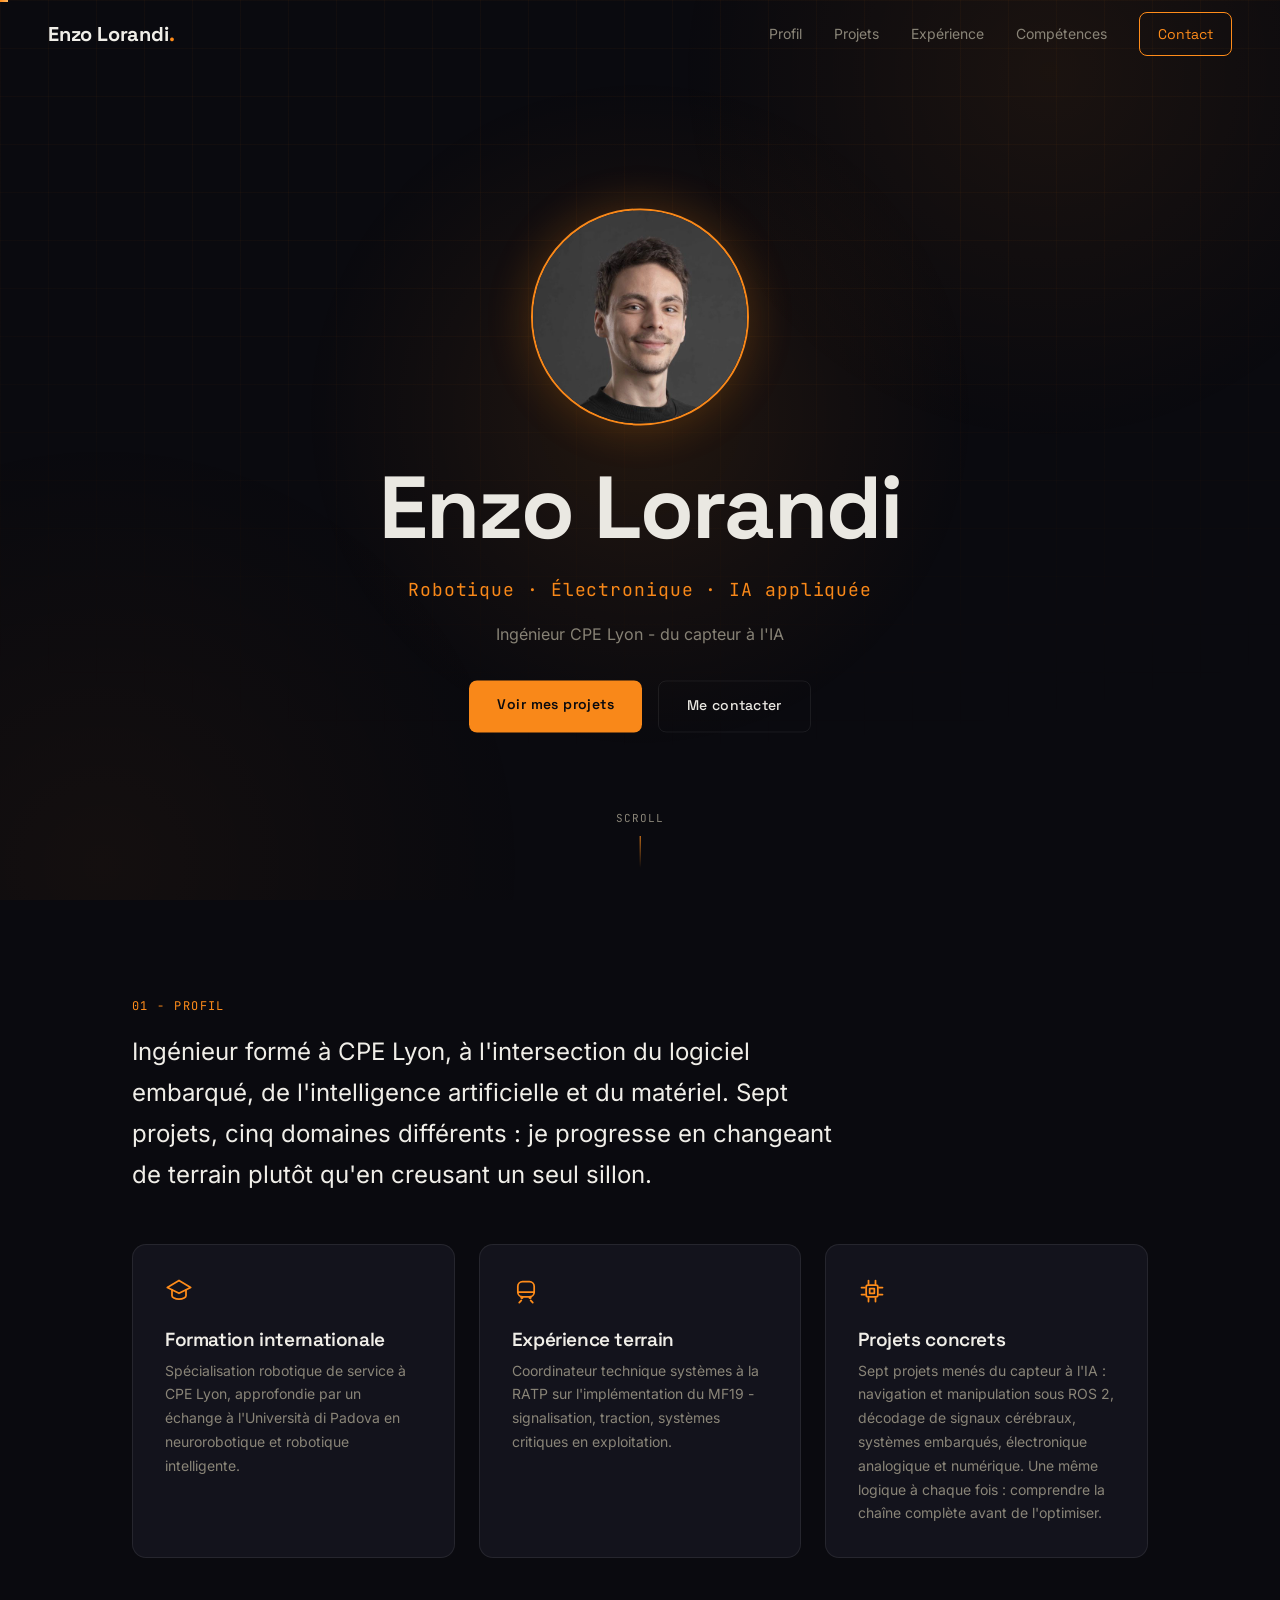
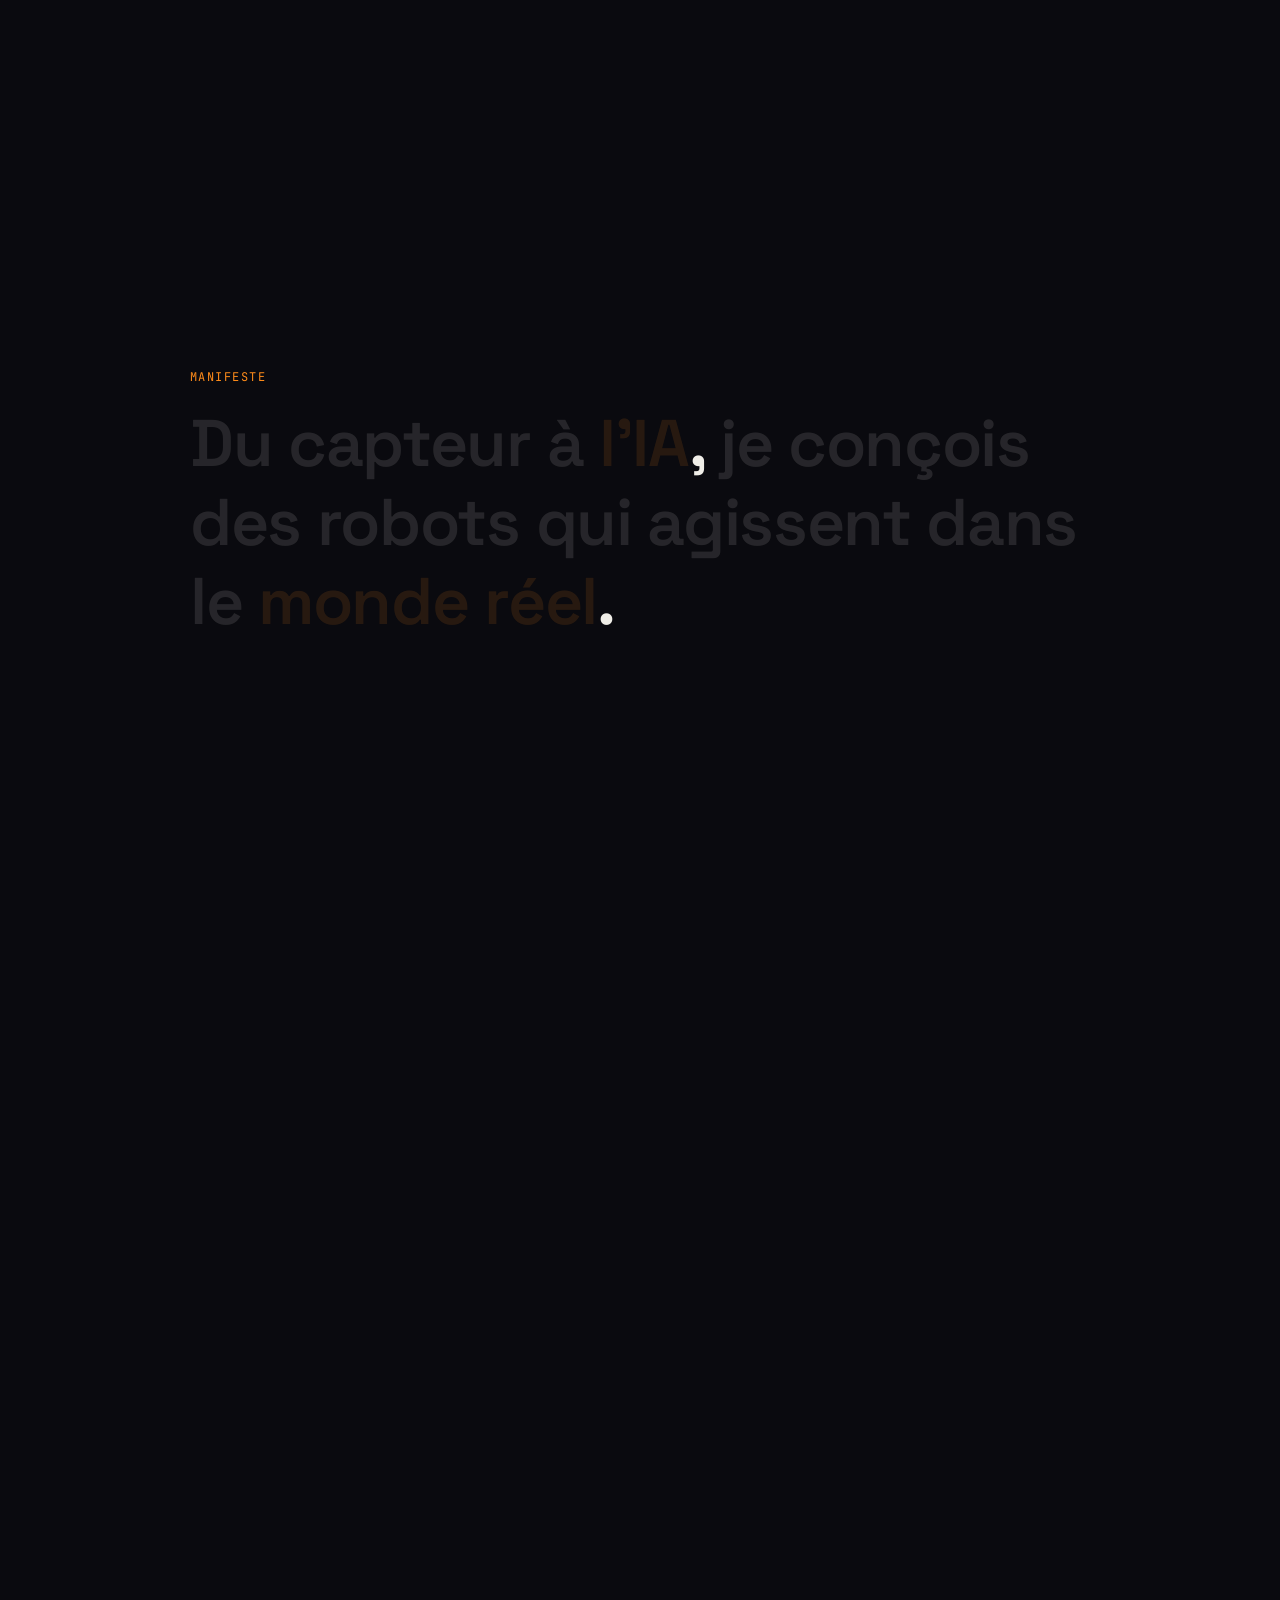
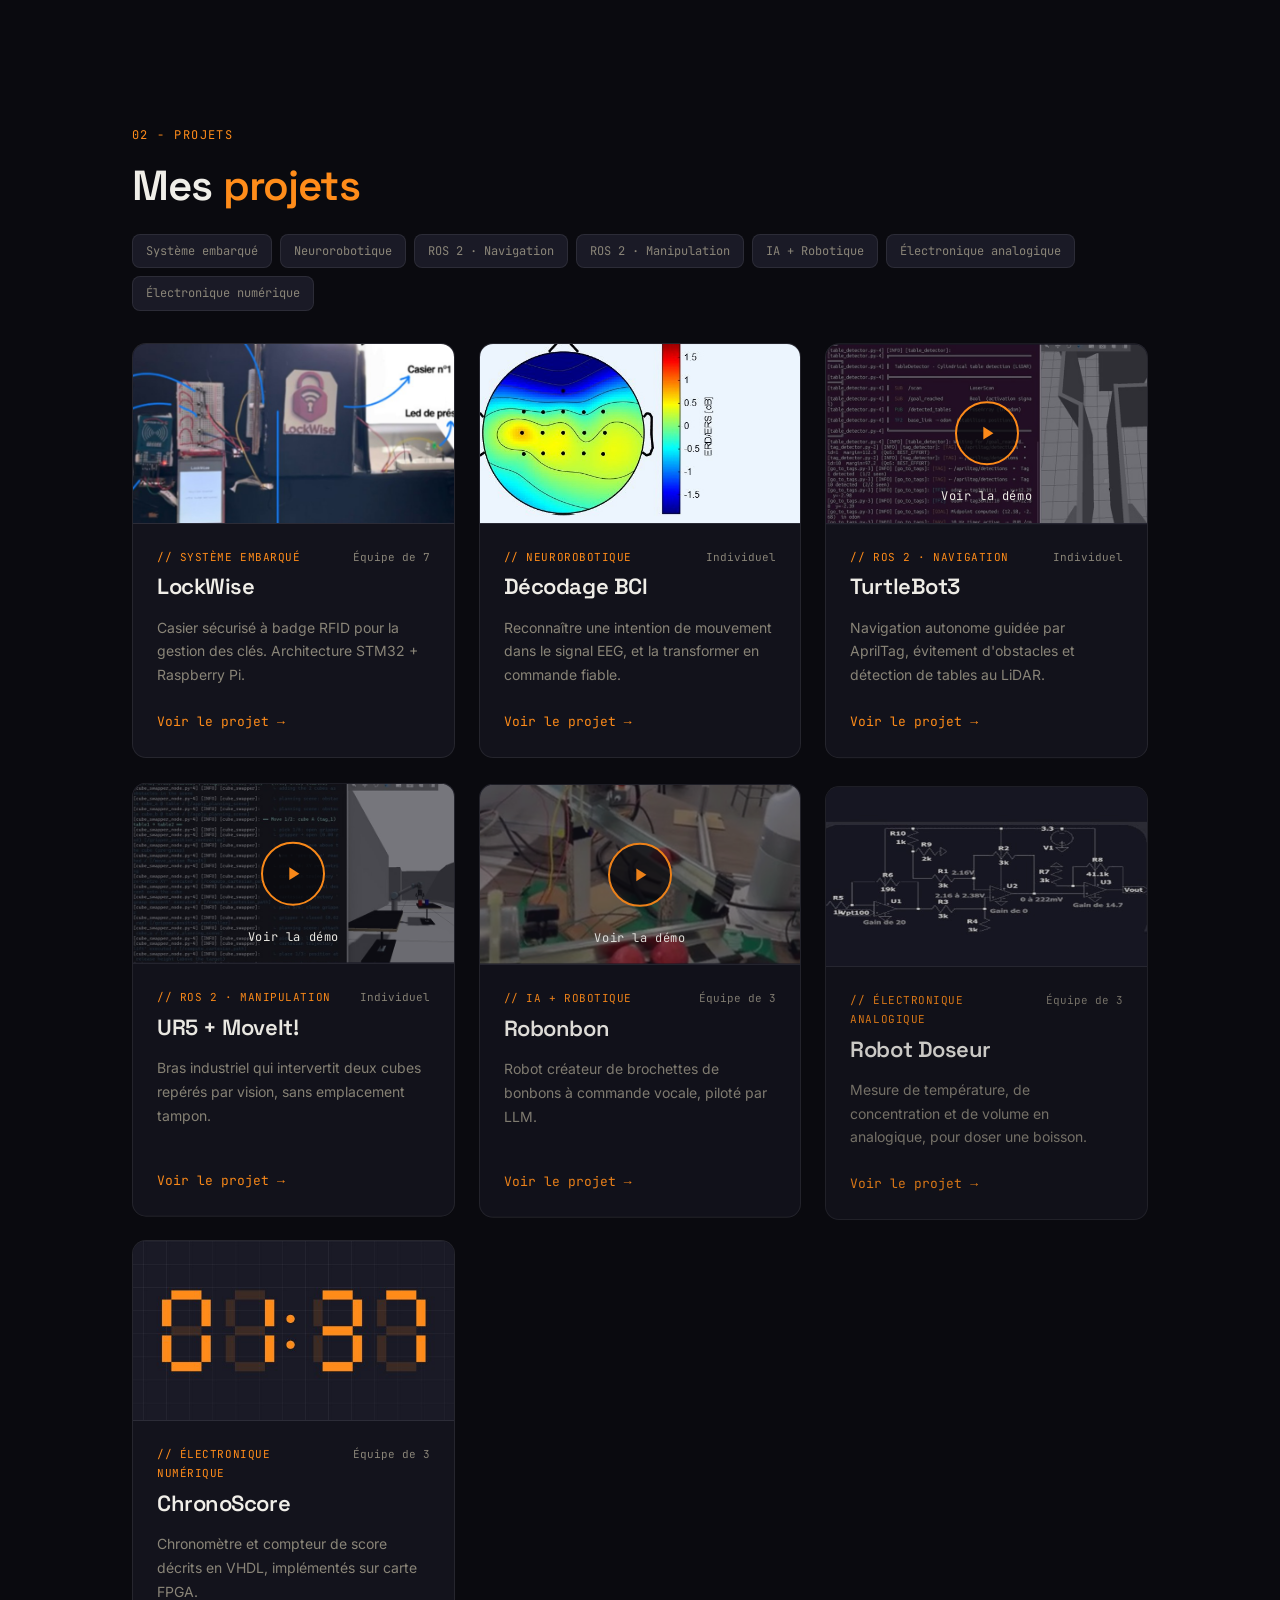
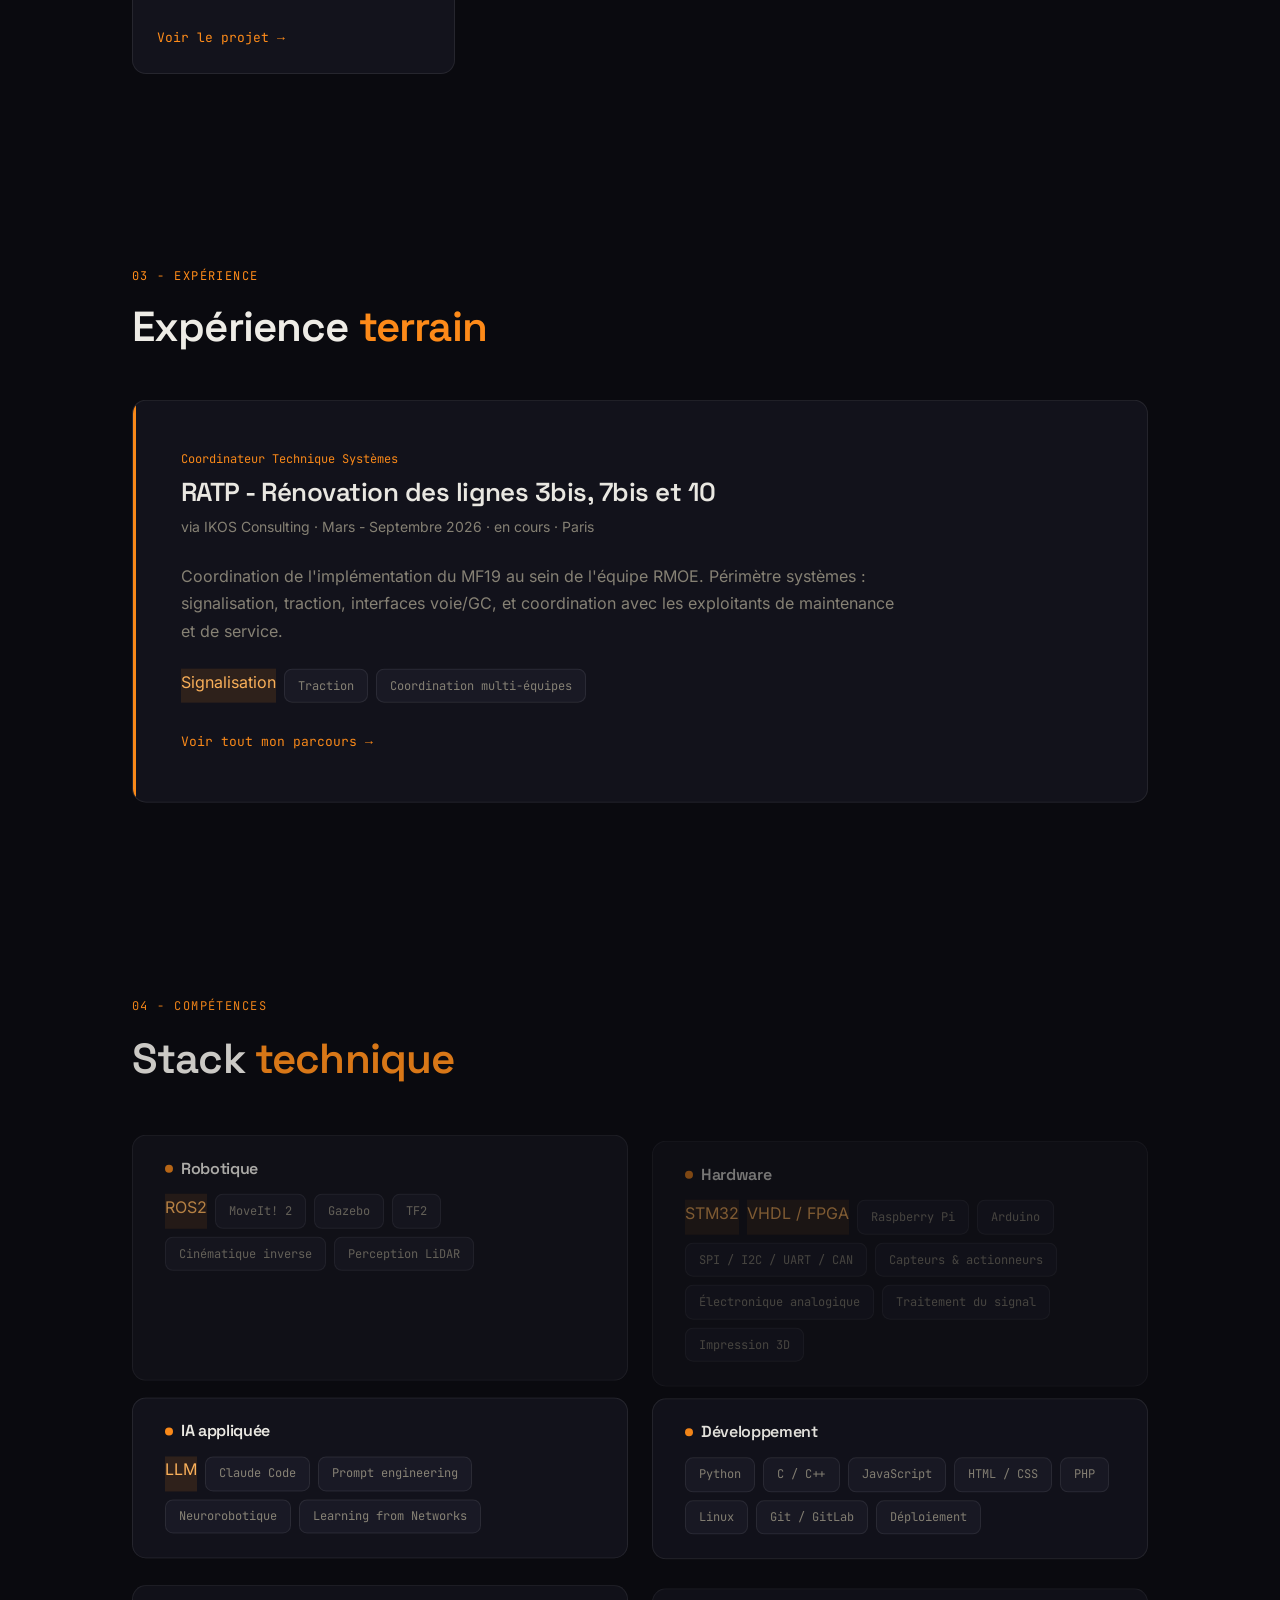
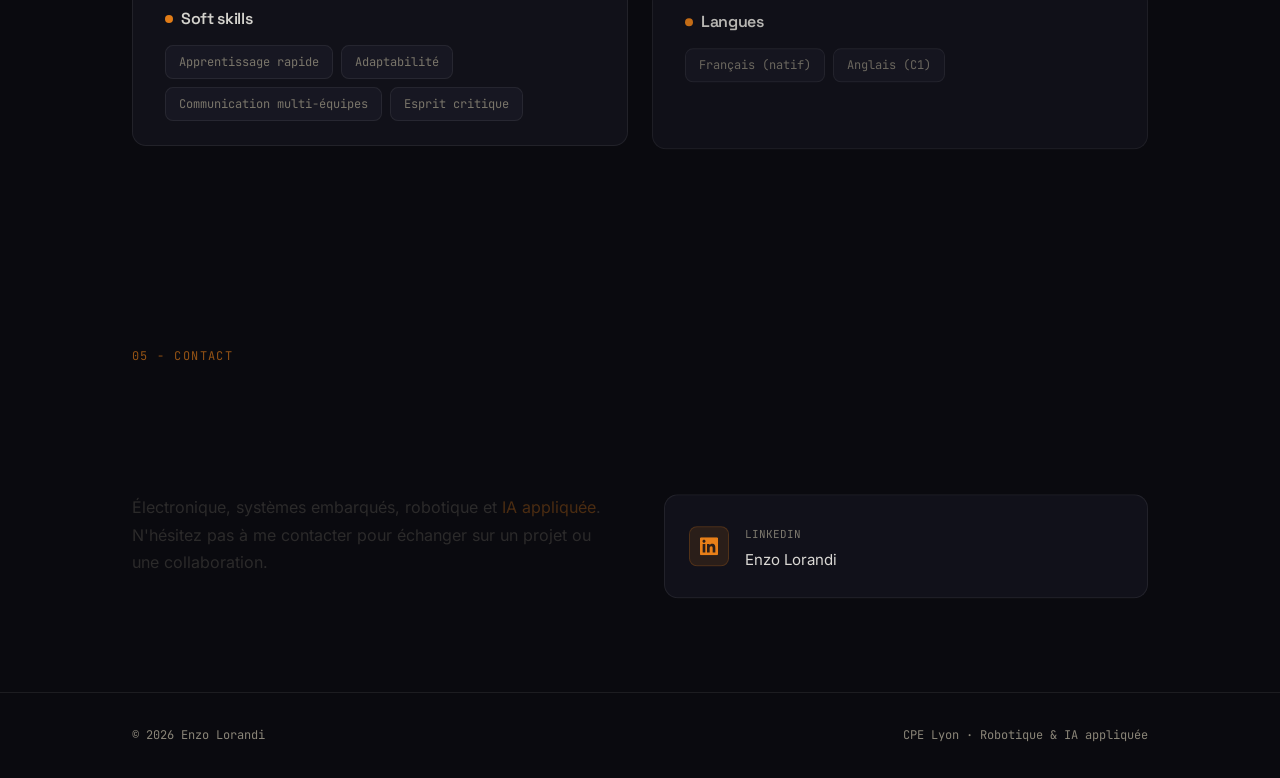
<file: index.html>
<!DOCTYPE html>
<html lang="fr">
<head>
<meta charset="UTF-8">
<meta name="viewport" content="width=device-width, initial-scale=1.0">
<meta name="theme-color" content="#0a0a0f">
<title>Enzo Lorandi - Ingénieur Robotique & IA</title>
<meta name="description" content="Portfolio d'Enzo Lorandi, ingénieur spécialisé en robotique de service. Électronique, systèmes embarqués, robotique et IA appliquée.">
<link rel="canonical" href="https://maxz0l.github.io/Portfolio/">
<meta property="og:type" content="website">
<meta property="og:title" content="Enzo Lorandi - Ingénieur Robotique & IA">
<meta property="og:description" content="Ingénieur CPE Lyon spécialisé en robotique de service. Du capteur à l'IA : électronique, systèmes embarqués, robotique et IA appliquée.">
<meta property="og:url" content="https://maxz0l.github.io/Portfolio/">
<meta property="og:image" content="https://maxz0l.github.io/Portfolio/assets/img/og-image.png">
<meta property="og:image:width" content="1200">
<meta property="og:image:height" content="630">
<meta property="og:locale" content="fr_FR">
<meta name="twitter:card" content="summary_large_image">
<meta name="twitter:title" content="Enzo Lorandi - Ingénieur Robotique & IA">
<meta name="twitter:description" content="Ingénieur CPE Lyon spécialisé en robotique de service. Du capteur à l'IA : électronique, systèmes embarqués, robotique et IA appliquée.">
<meta name="twitter:image" content="https://maxz0l.github.io/Portfolio/assets/img/og-image.png">
<link rel="preload" href="assets/fonts/space-grotesk-700-latin.woff2" as="font" type="font/woff2" crossorigin>
<link rel="preload" href="assets/fonts/inter-400-latin.woff2" as="font" type="font/woff2" crossorigin>
<link rel="stylesheet" href="assets/css/fonts.css">
<link rel="icon" type="image/svg+xml" href="assets/img/favicon.svg">
<link rel="stylesheet" href="assets/css/style.css">
<!-- Préchargement de Three.js en tâche de fond : le fetch des ~670 Ko démarre
     en parallèle du parsing au lieu d'attendre l'exécution de hero3d.js -->
<link rel="modulepreload" href="assets/vendor/three.module.min.js" fetchpriority="low">
<script type="application/ld+json">
{
  "@context": "https://schema.org",
  "@type": "Person",
  "name": "Enzo Lorandi",
  "jobTitle": "Ingénieur Robotique et IA",
  "alumniOf": { "@type": "CollegeOrUniversity", "name": "CPE Lyon" },
  "knowsAbout": ["Robotique", "ROS 2", "Systèmes embarqués", "Électronique", "Intelligence artificielle", "Neurorobotique"],
  "knowsLanguage": ["fr", "en", "it"],
  "url": "https://maxz0l.github.io/Portfolio/",
  "image": "https://maxz0l.github.io/Portfolio/assets/img/enzo-lorandi.jpg",
  "sameAs": [
    "https://www.linkedin.com/in/enzo-lorandi/",
    "https://github.com/Maxz0l",
    "https://gitlab.com/enzo4623206"
  ]
}
</script>
</head>
<body>

<a href="#main" class="skip-link">Aller au contenu</a>

<!-- Calque 3D fixe : bras compagnon visible sur toute la page (Concept B).
     Derrière tout le contenu (z-index 0), inerte sur mobile / reduced-motion. -->
<div class="hero-3d" id="hero3d" aria-hidden="true"></div>

<nav class="nav" id="nav">
  <a href="index.html" class="nav-logo">Enzo Lorandi<span class="accent">.</span></a>
  <ul class="nav-links" id="navLinks">
    <li><a href="#profil">Profil</a></li>
    <li><a href="#projets">Projets</a></li>
    <li><a href="#experience">Expérience</a></li>
    <li><a href="#competences">Compétences</a></li>
    <li><a href="#contact" class="nav-cta">Contact</a></li>
  </ul>
  <button class="burger" id="burger" aria-label="Menu" aria-expanded="false" aria-controls="navLinks"><span></span><span></span><span></span></button>
</nav>

<header class="hero" id="main">
  <div class="hero-glow"></div>
  <div class="hero-inner">
    <div class="hero-photo">
      <img src="assets/img/enzo-lorandi.jpg" alt="Portrait d'Enzo Lorandi" width="560" height="560" fetchpriority="high">
    </div>
    <h1>Enzo Lorandi</h1>
    <div class="subtitle">Robotique · Électronique · IA appliquée</div>
    <p class="objective">Ingénieur CPE Lyon - du capteur à l'IA</p>
    <div class="hero-actions">
      <a href="#projets" class="btn-primary">Voir mes projets</a>
      <a href="#contact" class="btn-ghost">Me contacter</a>
    </div>
  </div>
  <a href="#profil" class="scroll-hint"><span>Scroll</span><span class="line"></span></a>
</header>

<section class="section" id="profil">
  <div class="container">
    <div class="section-label">01 - Profil</div>
    <p class="piliers-intro">Ingénieur formé à CPE Lyon, à l'intersection du logiciel embarqué, de l'intelligence artificielle et du matériel. Sept projets, cinq domaines différents : je progresse en changeant de terrain plutôt qu'en creusant un seul sillon.</p>
    <div class="piliers-grid">
      <div class="pilier">
        <div class="pilier-icon" aria-hidden="true">
          <svg width="28" height="28" viewBox="0 0 24 24" fill="none" stroke="currentColor" stroke-width="1.5" stroke-linecap="round" stroke-linejoin="round"><path d="M12 3L2 9l10 5 10-5-10-6z"/><path d="M6 11v5c0 1.5 2.5 3 6 3s6-1.5 6-3v-5"/></svg>
        </div>
        <h3>Formation internationale</h3>
        <p>Spécialisation robotique de service à CPE Lyon, approfondie par un échange à l'Università di Padova en neurorobotique et robotique intelligente.</p>
      </div>
      <div class="pilier">
        <div class="pilier-icon" aria-hidden="true">
          <svg width="28" height="28" viewBox="0 0 24 24" fill="none" stroke="currentColor" stroke-width="1.5" stroke-linecap="round" stroke-linejoin="round"><rect x="5" y="4" width="14" height="13" rx="4"/><path d="M5 13h14"/><circle cx="8.5" cy="17.5" r="0.6" fill="currentColor"/><circle cx="15.5" cy="17.5" r="0.6" fill="currentColor"/><path d="M8 20l-1.8 2M16 20l1.8 2"/></svg>
        </div>
        <h3>Expérience terrain</h3>
        <p>Coordinateur technique systèmes à la RATP sur l'implémentation du MF19 - signalisation, traction, systèmes critiques en exploitation.</p>
      </div>
      <div class="pilier">
        <div class="pilier-icon" aria-hidden="true">
          <svg width="28" height="28" viewBox="0 0 24 24" fill="none" stroke="currentColor" stroke-width="1.5" stroke-linecap="round" stroke-linejoin="round"><rect x="7" y="7" width="10" height="10" rx="1.5"/><rect x="10" y="10" width="4" height="4"/><path d="M9 3v3M15 3v3M9 18v3M15 18v3M3 9h3M3 15h3M18 9h3M18 15h3"/></svg>
        </div>
        <h3>Projets concrets</h3>
        <p>Sept projets menés du capteur à l'IA : navigation et manipulation sous ROS 2, décodage de signaux cérébraux, systèmes embarqués, électronique analogique et numérique. Une même logique à chaque fois : comprendre la chaîne complète avant de l'optimiser.</p>
      </div>
    </div>
  </div>
</section>

<section class="manifesto" aria-label="Manifeste">
  <div class="container">
    <div class="section-label">Manifeste</div>
    <p class="manifesto-text">
      <span class="word">Du</span>
      <span class="word">capteur</span>
      <span class="word">à</span>
      <span class="word accent">l'IA</span>,
      <span class="word">je</span>
      <span class="word">conçois</span>
      <span class="word">des</span>
      <span class="word">robots</span>
      <span class="word">qui</span>
      <span class="word">agissent</span>
      <span class="word">dans</span>
      <span class="word">le</span>
      <span class="word accent">monde</span>
      <span class="word accent">réel</span>.
    </p>
  </div>
</section>

<section class="section" id="projets">
  <div class="container">
    <div class="section-label">02 - Projets</div>
    <h2>Mes <span class="accent">projets</span></h2>
    <nav class="project-toc" aria-label="Domaines couverts par les projets">
      <a href="projets.html#lockwise" class="toc-chip">Système embarqué</a>
      <a href="projets.html#neurorobotique" class="toc-chip">Neurorobotique</a>
      <a href="projets.html#turtlebot" class="toc-chip">ROS 2 · Navigation</a>
      <a href="projets.html#ur5" class="toc-chip">ROS 2 · Manipulation</a>
      <a href="projets.html#robonbon" class="toc-chip">IA + Robotique</a>
      <a href="projets.html#doseur" class="toc-chip">Électronique analogique</a>
      <a href="projets.html#chronoscore" class="toc-chip">Électronique numérique</a>
    </nav>
    <div class="projects-grid">

      <article class="project-card">
        <div class="card-media">
          <img src="assets/img/lockwise-card.jpg" alt="Le casier LockWise assemblé, avec son lecteur RFID et son écran" loading="lazy" width="776" height="400">
        </div>
        <div class="card-body">
          <div class="card-topline"><span class="tag">// Système embarqué</span><span class="card-crew">Équipe de 7</span></div>
          <h3>LockWise</h3>
          <p>Casier sécurisé à badge RFID pour la gestion des clés. Architecture STM32 + Raspberry Pi.</p>
          <a href="projets.html#lockwise" class="btn-link">Voir le projet →</a>
        </div>
      </article>

      <article class="project-card">
        <div class="card-media">
          <img src="assets/img/neurorobotics-card.jpg" alt="Topographie ERD/ERS de l'activité cérébrale en imagerie motrice" loading="lazy" width="560" height="318">
        </div>
        <div class="card-body">
          <div class="card-topline"><span class="tag">// Neurorobotique</span><span class="card-crew">Individuel</span></div>
          <h3>Décodage BCI</h3>
          <p>Reconnaître une intention de mouvement dans le signal EEG, et la transformer en commande fiable.</p>
          <a href="projets.html#neurorobotique" class="btn-link">Voir le projet →</a>
        </div>
      </article>

      <article class="project-card">
        <div class="card-media">
          <a class="video-embed" data-video-id="XyFvxgqdXcs"
             href="https://youtu.be/XyFvxgqdXcs"
             target="_blank" rel="noopener"
             aria-label="Voir la démo vidéo de la navigation autonome TurtleBot3">
            <img src="assets/img/turtlebot-card.jpg" alt="" loading="lazy" width="784" height="404">
            <span class="video-play" aria-hidden="true">
              <svg width="22" height="22" viewBox="0 0 24 24" fill="currentColor"><path d="M8 5v14l11-7z"/></svg>
            </span>
            <span class="video-label">Voir la démo</span>
          </a>
        </div>
        <div class="card-body">
          <div class="card-topline"><span class="tag">// ROS 2 · Navigation</span><span class="card-crew">Individuel</span></div>
          <h3>TurtleBot3</h3>
          <p>Navigation autonome guidée par AprilTag, évitement d'obstacles et détection de tables au LiDAR.</p>
          <a href="projets.html#turtlebot" class="btn-link">Voir le projet →</a>
        </div>
      </article>

      <article class="project-card">
        <div class="card-media">
          <a class="video-embed" data-video-id="ha9ZuNDaH0M"
             href="https://youtu.be/ha9ZuNDaH0M"
             target="_blank" rel="noopener"
             aria-label="Voir la démo vidéo de l'échange de cubes par bras UR5">
            <img src="assets/img/ur5-card.jpg" alt="" loading="lazy" width="784" height="404">
            <span class="video-play" aria-hidden="true">
              <svg width="22" height="22" viewBox="0 0 24 24" fill="currentColor"><path d="M8 5v14l11-7z"/></svg>
            </span>
            <span class="video-label">Voir la démo</span>
          </a>
        </div>
        <div class="card-body">
          <div class="card-topline"><span class="tag">// ROS 2 · Manipulation</span><span class="card-crew">Individuel</span></div>
          <h3>UR5 + MoveIt!</h3>
          <p>Bras industriel qui intervertit deux cubes repérés par vision, sans emplacement tampon.</p>
          <a href="projets.html#ur5" class="btn-link">Voir le projet →</a>
        </div>
      </article>

      <article class="project-card">
        <div class="card-media">
          <a class="video-embed" data-video-id="WdIxa3xNIXU"
             href="https://www.youtube.com/watch?v=WdIxa3xNIXU"
             target="_blank" rel="noopener"
             aria-label="Voir la démo vidéo de Robonbon">
            <img src="assets/img/robonbon-card.jpg" alt="" loading="lazy" width="808" height="380">
            <span class="video-play" aria-hidden="true">
              <svg width="22" height="22" viewBox="0 0 24 24" fill="currentColor"><path d="M8 5v14l11-7z"/></svg>
            </span>
            <span class="video-label">Voir la démo</span>
          </a>
        </div>
        <div class="card-body">
          <div class="card-topline"><span class="tag">// IA + Robotique</span><span class="card-crew">Équipe de 3</span></div>
          <h3>Robonbon</h3>
          <p>Robot créateur de brochettes de bonbons à commande vocale, piloté par LLM.</p>
          <a href="projets.html#robonbon" class="btn-link">Voir le projet →</a>
        </div>
      </article>

      <article class="project-card">
        <div class="card-media">
          <img src="assets/img/doseur-card.jpg" alt="Schéma du conditionnement du signal de la sonde de température" loading="lazy" width="600" height="310">
        </div>
        <div class="card-body">
          <div class="card-topline"><span class="tag">// Électronique analogique</span><span class="card-crew">Équipe de 3</span></div>
          <h3>Robot Doseur</h3>
          <p>Mesure de température, de concentration et de volume en analogique, pour doser une boisson.</p>
          <a href="projets.html#doseur" class="btn-link">Voir le projet →</a>
        </div>
      </article>

      <article class="project-card">
        <div class="card-media">
          <img src="assets/img/chronoscore-card.jpg" alt="Afficheur 7 segments illustrant le chronomètre décrit en VHDL" loading="lazy" width="600" height="310">
        </div>
        <div class="card-body">
          <div class="card-topline"><span class="tag">// Électronique numérique</span><span class="card-crew">Équipe de 3</span></div>
          <h3>ChronoScore</h3>
          <p>Chronomètre et compteur de score décrits en VHDL, implémentés sur carte FPGA.</p>
          <a href="projets.html#chronoscore" class="btn-link">Voir le projet →</a>
        </div>
      </article>

    </div>
  </div>
</section>

<section class="section" id="experience">
  <div class="container">
    <div class="section-label">03 - Expérience</div>
    <h2>Expérience <span class="accent">terrain</span></h2>
    <div class="xp-preview">
      <div class="role">Coordinateur Technique Systèmes</div>
      <h3>RATP - Rénovation des lignes 3bis, 7bis et 10</h3>
      <div class="meta">via IKOS Consulting · Mars - Septembre 2026 · en cours · Paris</div>
      <p>Coordination de l'implémentation du MF19 au sein de l'équipe RMOE. Périmètre systèmes : signalisation, traction, interfaces voie/GC, et coordination avec les exploitants de maintenance et de service.</p>
      <div class="tag-row">
        <span class="pill-accent">Signalisation</span>
        <span class="pill">Traction</span>
        <span class="pill">Coordination multi-équipes</span>
      </div>
      <a href="experiences.html" class="btn-link">Voir tout mon parcours →</a>
    </div>
  </div>
</section>

<section class="section" id="competences">
  <div class="container">
    <div class="section-label">04 - Compétences</div>
    <h2>Stack <span class="accent">technique</span></h2>
    <div class="skills-grid">
      <div class="skill-block">
        <h3><span class="dot"></span>Robotique</h3>
        <div class="tag-row">
          <a class="pill-accent" href="projets.html#turtlebot">ROS2</a>
          <span class="pill">MoveIt! 2</span>
          <span class="pill">Gazebo</span>
          <span class="pill">TF2</span>
          <span class="pill">Cinématique inverse</span>
          <span class="pill">Perception LiDAR</span>
        </div>
      </div>
      <div class="skill-block">
        <h3><span class="dot"></span>Hardware</h3>
        <div class="tag-row">
          <a class="pill-accent" href="projets.html#lockwise">STM32</a>
          <a class="pill-accent" href="projets.html#chronoscore">VHDL / FPGA</a>
          <span class="pill">Raspberry Pi</span>
          <span class="pill">Arduino</span>
          <span class="pill">SPI / I2C / UART / CAN</span>
          <span class="pill">Capteurs & actionneurs</span>
          <span class="pill">Électronique analogique</span>
          <span class="pill">Traitement du signal</span>
          <span class="pill">Impression 3D</span>
        </div>
      </div>
      <div class="skill-block">
        <h3><span class="dot"></span>IA appliquée</h3>
        <div class="tag-row">
          <a class="pill-accent" href="projets.html#robonbon">LLM</a>
          <span class="pill">Claude Code</span>
          <span class="pill">Prompt engineering</span>
          <span class="pill">Neurorobotique</span>
          <span class="pill">Learning from Networks</span>
        </div>
      </div>
      <div class="skill-block">
        <h3><span class="dot"></span>Développement</h3>
        <div class="tag-row">
          <span class="pill">Python</span>
          <span class="pill">C / C++</span>
          <span class="pill">JavaScript</span>
          <span class="pill">HTML / CSS</span>
          <span class="pill">PHP</span>
          <span class="pill">Linux</span>
          <span class="pill">Git / GitLab</span>
          <span class="pill">Déploiement</span>
        </div>
      </div>
      <div class="skill-block">
        <h3><span class="dot"></span>Soft skills</h3>
        <div class="tag-row">
          <span class="pill">Apprentissage rapide</span>
          <span class="pill">Adaptabilité</span>
          <span class="pill">Communication multi-équipes</span>
          <span class="pill">Esprit critique</span>
        </div>
      </div>
      <div class="skill-block">
        <h3><span class="dot"></span>Langues</h3>
        <div class="tag-row">
          <span class="pill">Français (natif)</span>
          <span class="pill">Anglais (C1)</span>
        </div>
      </div>
    </div>
  </div>
</section>

<section class="section" id="contact">
  <div class="container">
    <div class="section-label">05 - Contact</div>
    <div class="contact-grid">
      <div class="contact-text">
        <h2>Parlons de votre <span class="accent">projet</span></h2>
        <p>Électronique, systèmes embarqués, robotique et <span class="accent">IA appliquée</span>. N'hésitez pas à me contacter pour échanger sur un projet ou une collaboration.</p>
      </div>
      <div class="contact-links">
        <a href="mailto:enzolorandi.pro@gmail.com" class="contact-item">
          <span class="ci-icon" aria-hidden="true">
            <svg width="18" height="18" viewBox="0 0 24 24" fill="none" stroke="currentColor" stroke-width="1.8" stroke-linecap="round" stroke-linejoin="round"><rect x="3" y="5" width="18" height="14" rx="2"/><path d="M3 7.5l9 6 9-6"/></svg>
          </span>
          <span><span class="ci-label">Email</span><br><span class="ci-val">enzolorandi.pro@gmail.com</span></span>
        </a>
        <a href="https://www.linkedin.com/in/enzo-lorandi/" target="_blank" rel="noopener" class="contact-item">
          <span class="ci-icon" aria-hidden="true">
            <svg width="18" height="18" viewBox="0 0 24 24" fill="currentColor"><path d="M20.447 20.452h-3.554v-5.569c0-1.328-.027-3.037-1.852-3.037-1.853 0-2.136 1.445-2.136 2.939v5.667H9.351V9h3.414v1.561h.046c.477-.9 1.637-1.85 3.37-1.85 3.601 0 4.267 2.37 4.267 5.455v6.286zM5.337 7.433c-1.144 0-2.063-.926-2.063-2.065 0-1.138.92-2.063 2.063-2.063 1.14 0 2.064.925 2.064 2.063 0 1.139-.925 2.065-2.064 2.065zm1.782 13.019H3.555V9h3.564v11.452zM22.225 0H1.771C.792 0 0 .774 0 1.729v20.542C0 23.227.792 24 1.771 24h20.451C23.2 24 24 23.227 24 22.271V1.729C24 .774 23.2 0 22.225 0z"/></svg>
          </span>
          <span><span class="ci-label">LinkedIn</span><br><span class="ci-val">Enzo Lorandi</span></span>
        </a>
      </div>
    </div>
  </div>
</section>

<footer class="footer">
  <div class="container">
    <span>© 2026 Enzo Lorandi</span>
    <span>CPE Lyon · Robotique & IA appliquée</span>
  </div>
</footer>

<script src="assets/vendor/gsap.min.js"></script>
<script src="assets/vendor/ScrollTrigger.min.js"></script>
<script src="assets/vendor/lenis.min.js"></script>
<script src="assets/js/main.js"></script>
<script type="importmap">
{ "imports": { "three": "./assets/vendor/three.module.min.js" } }
</script>
<script type="module" src="assets/js/hero3d.js"></script>
</body>
</html>
</file>
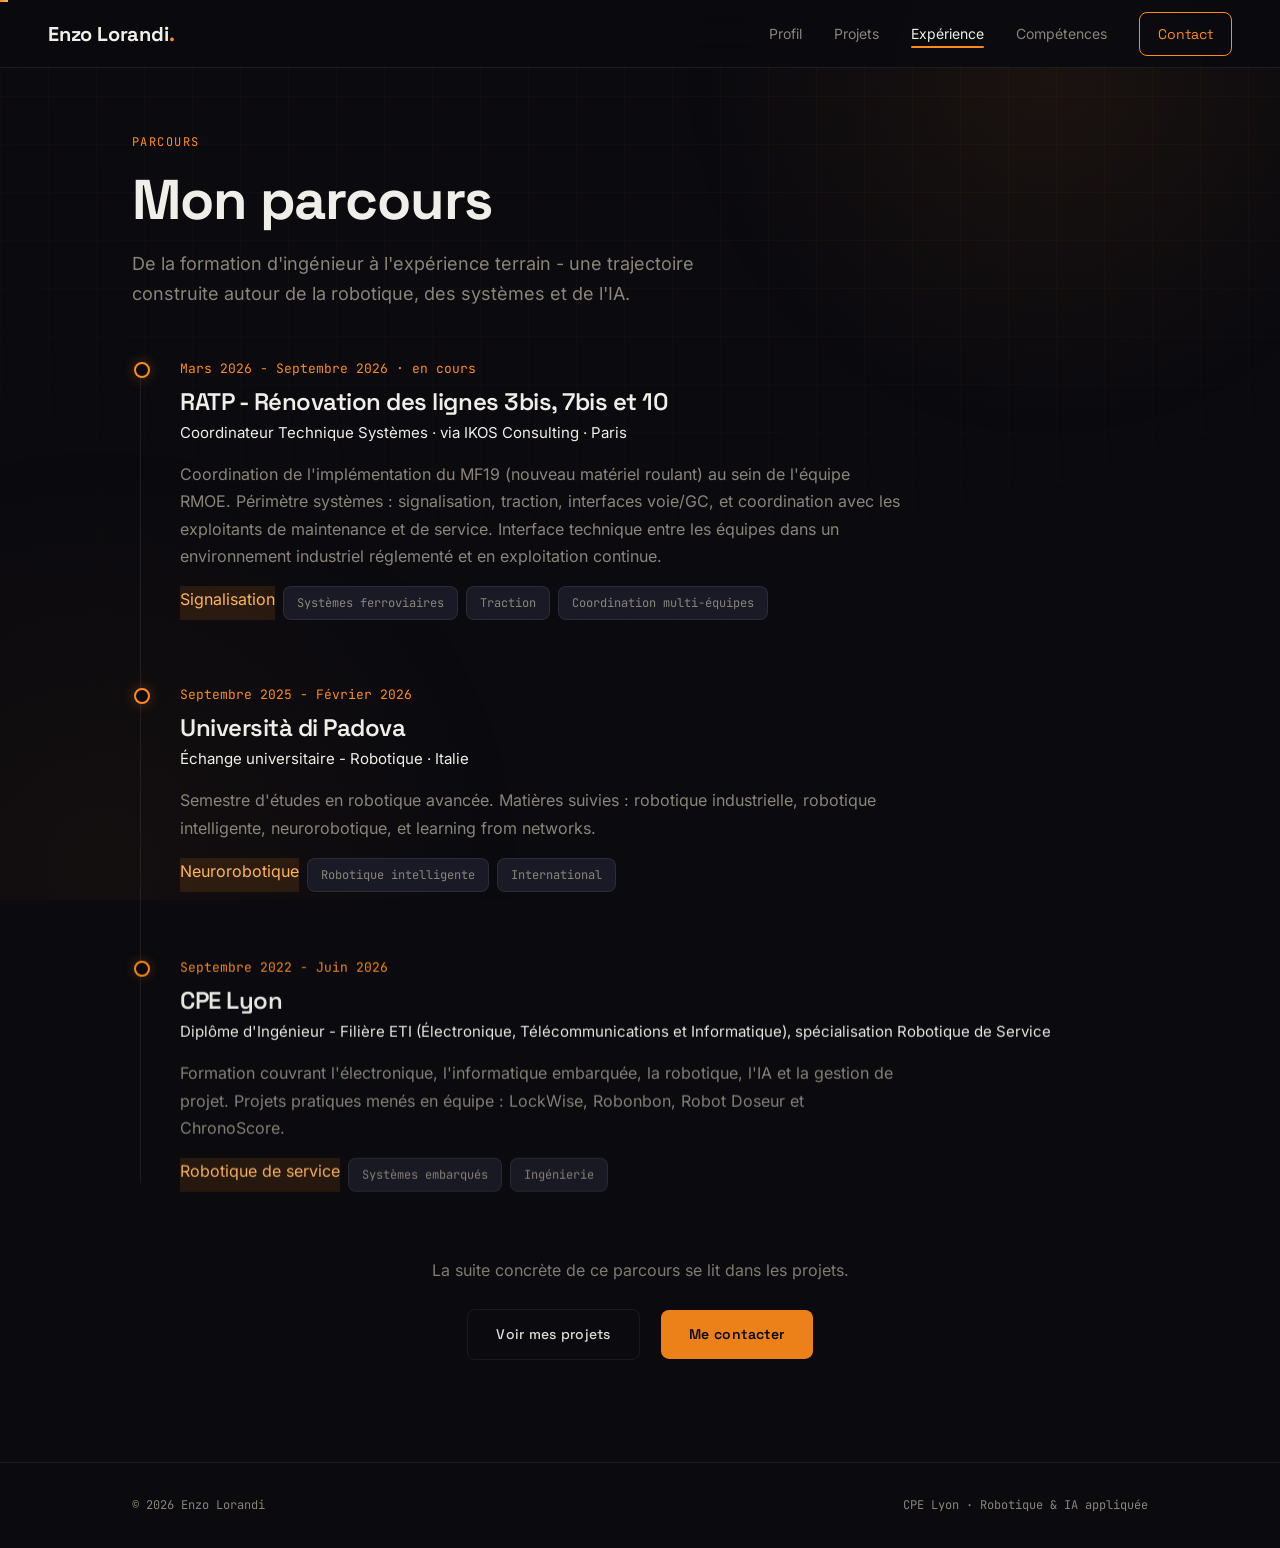
<file: experiences.html>
<!DOCTYPE html>
<html lang="fr">
<head>
<meta charset="UTF-8">
<meta name="viewport" content="width=device-width, initial-scale=1.0">
<meta name="theme-color" content="#0a0a0f">
<title>Parcours - Enzo Lorandi</title>
<meta name="description" content="Le parcours d'Enzo Lorandi : RATP, Università di Padova, CPE Lyon. Ingénieur spécialisé en robotique de service.">
<link rel="canonical" href="https://maxz0l.github.io/Portfolio/experiences.html">
<meta property="og:type" content="website">
<meta property="og:title" content="Parcours - Enzo Lorandi">
<meta property="og:description" content="De CPE Lyon à la RATP, en passant par l'Università di Padova - un parcours construit autour de la robotique, des systèmes et de l'IA.">
<meta property="og:url" content="https://maxz0l.github.io/Portfolio/experiences.html">
<meta property="og:image" content="https://maxz0l.github.io/Portfolio/assets/img/og-image.png">
<meta property="og:image:width" content="1200">
<meta property="og:image:height" content="630">
<meta property="og:locale" content="fr_FR">
<meta name="twitter:card" content="summary_large_image">
<meta name="twitter:title" content="Parcours - Enzo Lorandi">
<meta name="twitter:description" content="De CPE Lyon à la RATP, en passant par l'Università di Padova - un parcours construit autour de la robotique, des systèmes et de l'IA.">
<meta name="twitter:image" content="https://maxz0l.github.io/Portfolio/assets/img/og-image.png">
<link rel="preload" href="assets/fonts/space-grotesk-700-latin.woff2" as="font" type="font/woff2" crossorigin>
<link rel="preload" href="assets/fonts/inter-400-latin.woff2" as="font" type="font/woff2" crossorigin>
<link rel="stylesheet" href="assets/css/fonts.css">
<link rel="icon" type="image/svg+xml" href="assets/img/favicon.svg">
<link rel="stylesheet" href="assets/css/style.css">
</head>
<body>

<a href="#main" class="skip-link">Aller au contenu</a>

<nav class="nav scrolled" id="nav">
  <a href="index.html" class="nav-logo">Enzo Lorandi<span class="accent">.</span></a>
  <ul class="nav-links" id="navLinks">
    <li><a href="index.html#profil">Profil</a></li>
    <li><a href="projets.html">Projets</a></li>
    <li><a href="experiences.html" class="active" aria-current="page">Expérience</a></li>
    <li><a href="index.html#competences">Compétences</a></li>
    <li><a href="index.html#contact" class="nav-cta">Contact</a></li>
  </ul>
  <button class="burger" id="burger" aria-label="Menu" aria-expanded="false" aria-controls="navLinks"><span></span><span></span><span></span></button>
</nav>

<header class="page-header" id="main">
  <div class="container">
    <div class="section-label">Parcours</div>
    <h1>Mon <span class="accent">parcours</span></h1>
    <p>De la formation d'ingénieur à l'expérience terrain - une trajectoire construite autour de la robotique, des systèmes et de l'IA.</p>
  </div>
</header>

<main class="container page-main">
  <div class="timeline">

    <div class="tl-item">
      <div class="tl-dot"></div>
      <div class="tl-date">Mars 2026 - Septembre 2026 · en cours</div>
      <h3>RATP - Rénovation des lignes 3bis, 7bis et 10</h3>
      <div class="tl-org">Coordinateur Technique Systèmes · via IKOS Consulting · Paris</div>
      <p>Coordination de l'implémentation du MF19 (nouveau matériel roulant) au sein de l'équipe RMOE. Périmètre systèmes : signalisation, traction, interfaces voie/GC, et coordination avec les exploitants de maintenance et de service. Interface technique entre les équipes dans un environnement industriel réglementé et en exploitation continue.</p>
      <div class="tag-row">
        <span class="pill-accent">Signalisation</span>
        <span class="pill">Systèmes ferroviaires</span>
        <span class="pill">Traction</span>
        <span class="pill">Coordination multi-équipes</span>
      </div>
    </div>

    <div class="tl-item">
      <div class="tl-dot"></div>
      <div class="tl-date">Septembre 2025 - Février 2026</div>
      <h3>Università di Padova</h3>
      <div class="tl-org">Échange universitaire - Robotique · Italie</div>
      <p>Semestre d'études en robotique avancée. Matières suivies : robotique industrielle, robotique intelligente, neurorobotique, et learning from networks.</p>
      <div class="tag-row">
        <span class="pill-accent">Neurorobotique</span>
        <span class="pill">Robotique intelligente</span>
        <span class="pill">International</span>
      </div>
    </div>

    <div class="tl-item">
      <div class="tl-dot"></div>
      <div class="tl-date">Septembre 2022 - Juin 2026</div>
      <h3>CPE Lyon</h3>
      <div class="tl-org">Diplôme d'Ingénieur - Filière ETI (Électronique, Télécommunications et Informatique), spécialisation Robotique de Service</div>
      <p>Formation couvrant l'électronique, l'informatique embarquée, la robotique, l'IA et la gestion de projet. Projets pratiques menés en équipe : LockWise, Robonbon, Robot Doseur et ChronoScore.</p>
      <div class="tag-row">
        <span class="pill-accent">Robotique de service</span>
        <span class="pill">Systèmes embarqués</span>
        <span class="pill">Ingénierie</span>
      </div>
    </div>

  </div>

  <div class="page-cta">
    <p>La suite concrète de ce parcours se lit dans les projets.</p>
    <a href="projets.html" class="btn-ghost">Voir mes projets</a>
    <a href="index.html#contact" class="btn-primary">Me contacter</a>
  </div>
</main>

<footer class="footer">
  <div class="container">
    <span>© 2026 Enzo Lorandi</span>
    <span>CPE Lyon · Robotique & IA appliquée</span>
  </div>
</footer>

<script src="assets/vendor/gsap.min.js"></script>
<script src="assets/vendor/ScrollTrigger.min.js"></script>
<script src="assets/vendor/lenis.min.js"></script>
<script src="assets/js/main.js"></script>
</body>
</html>
</file>
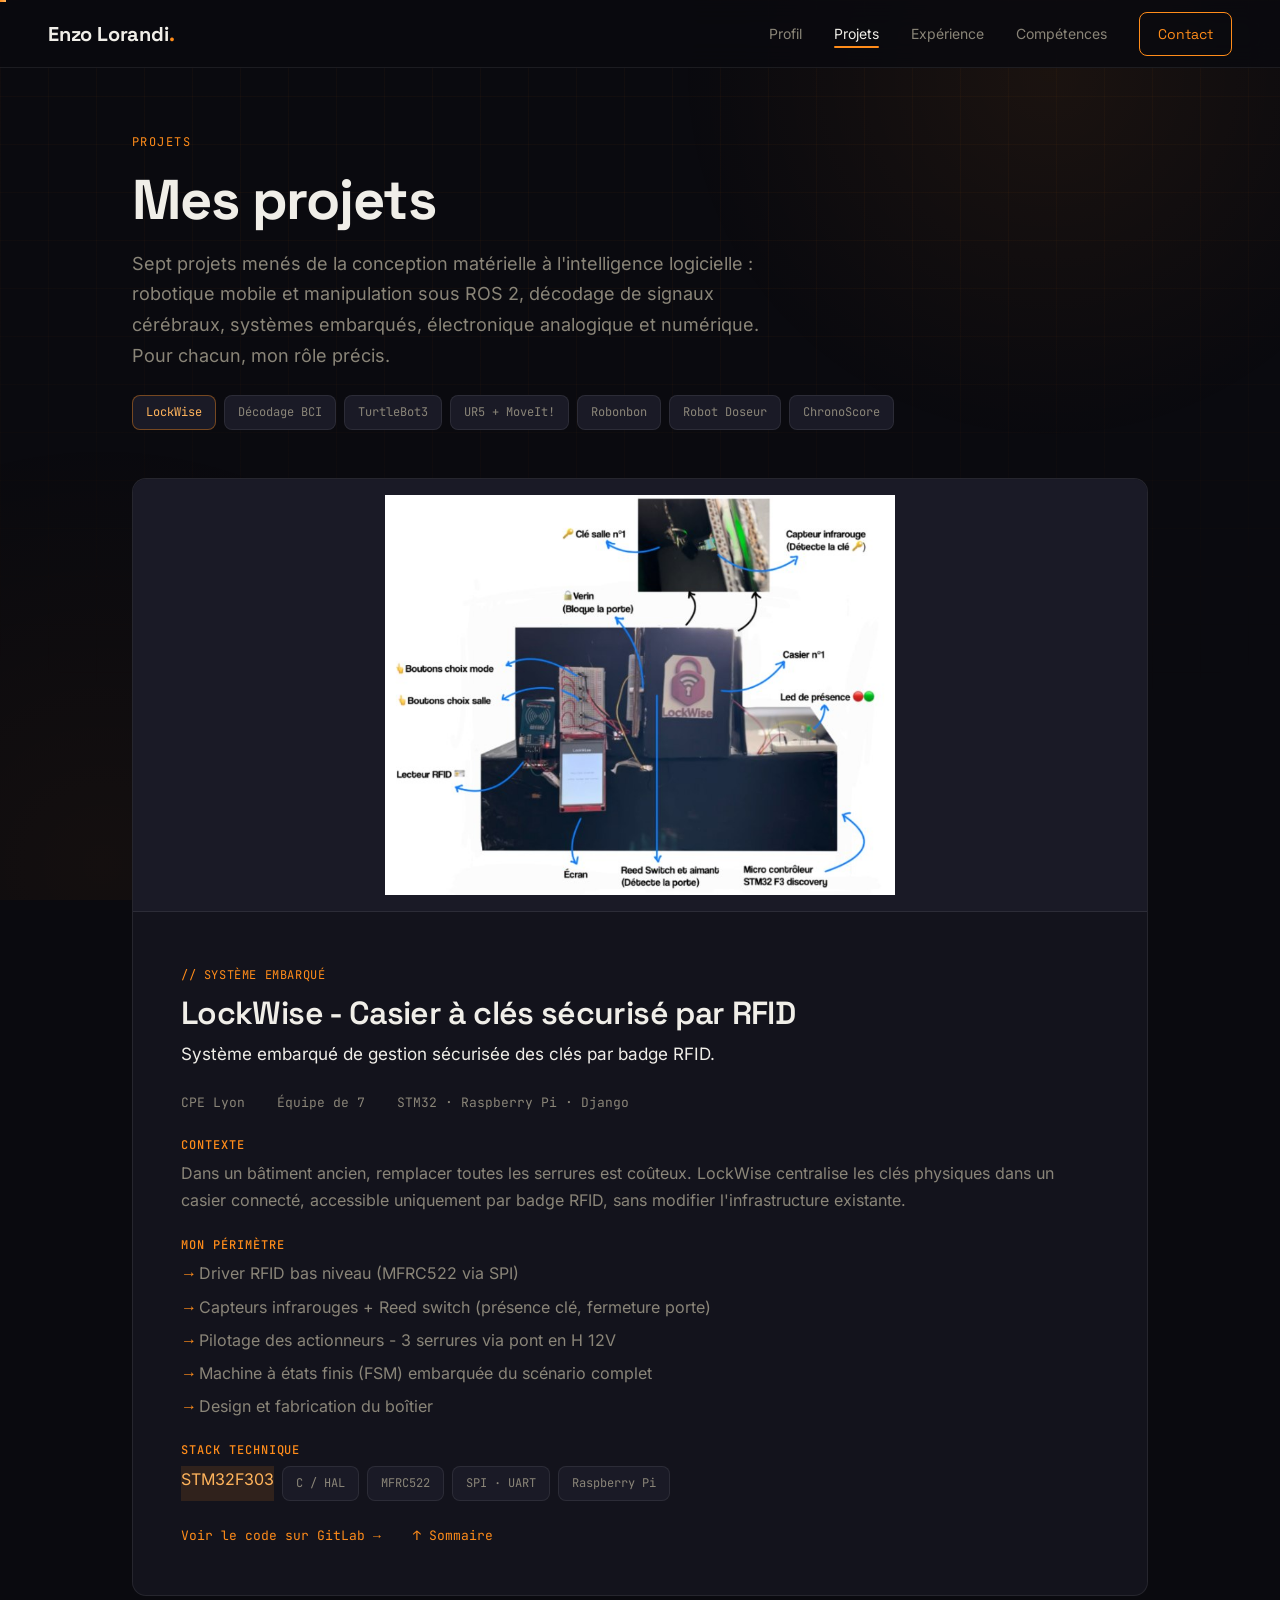
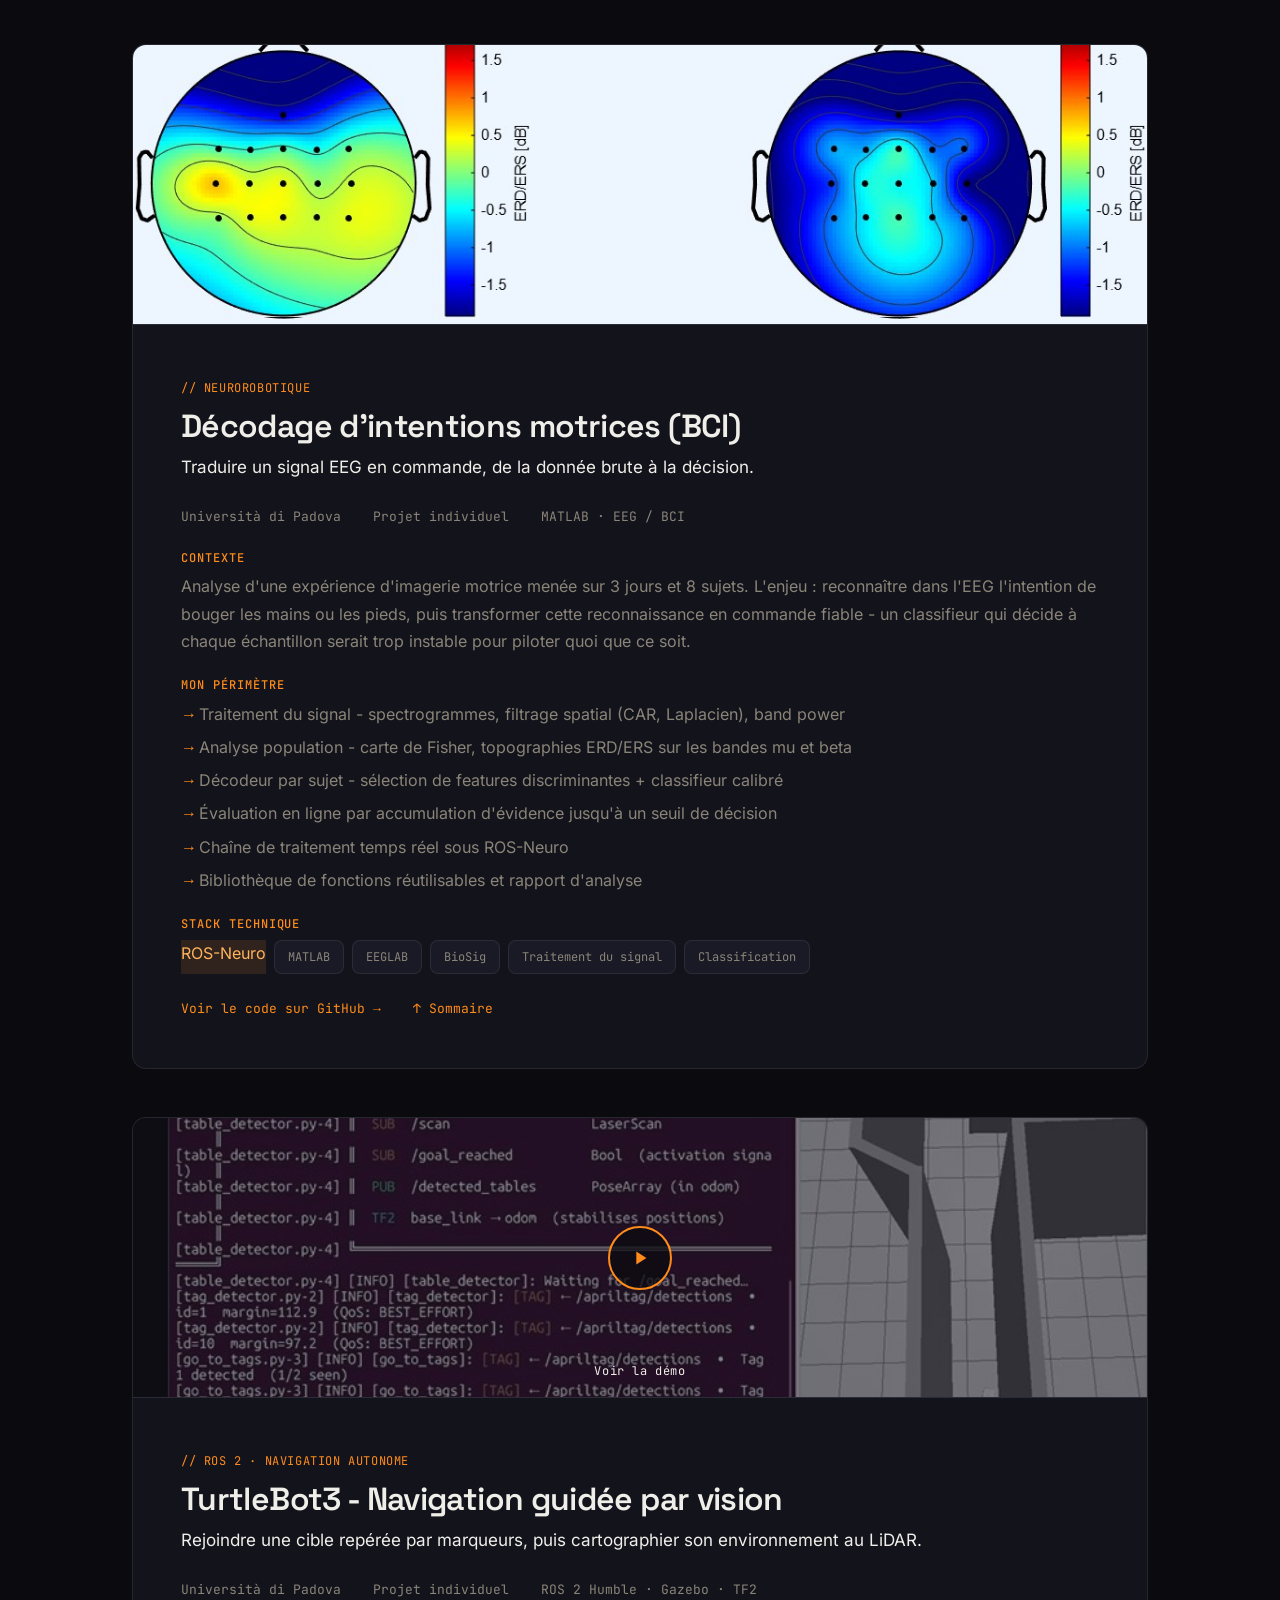
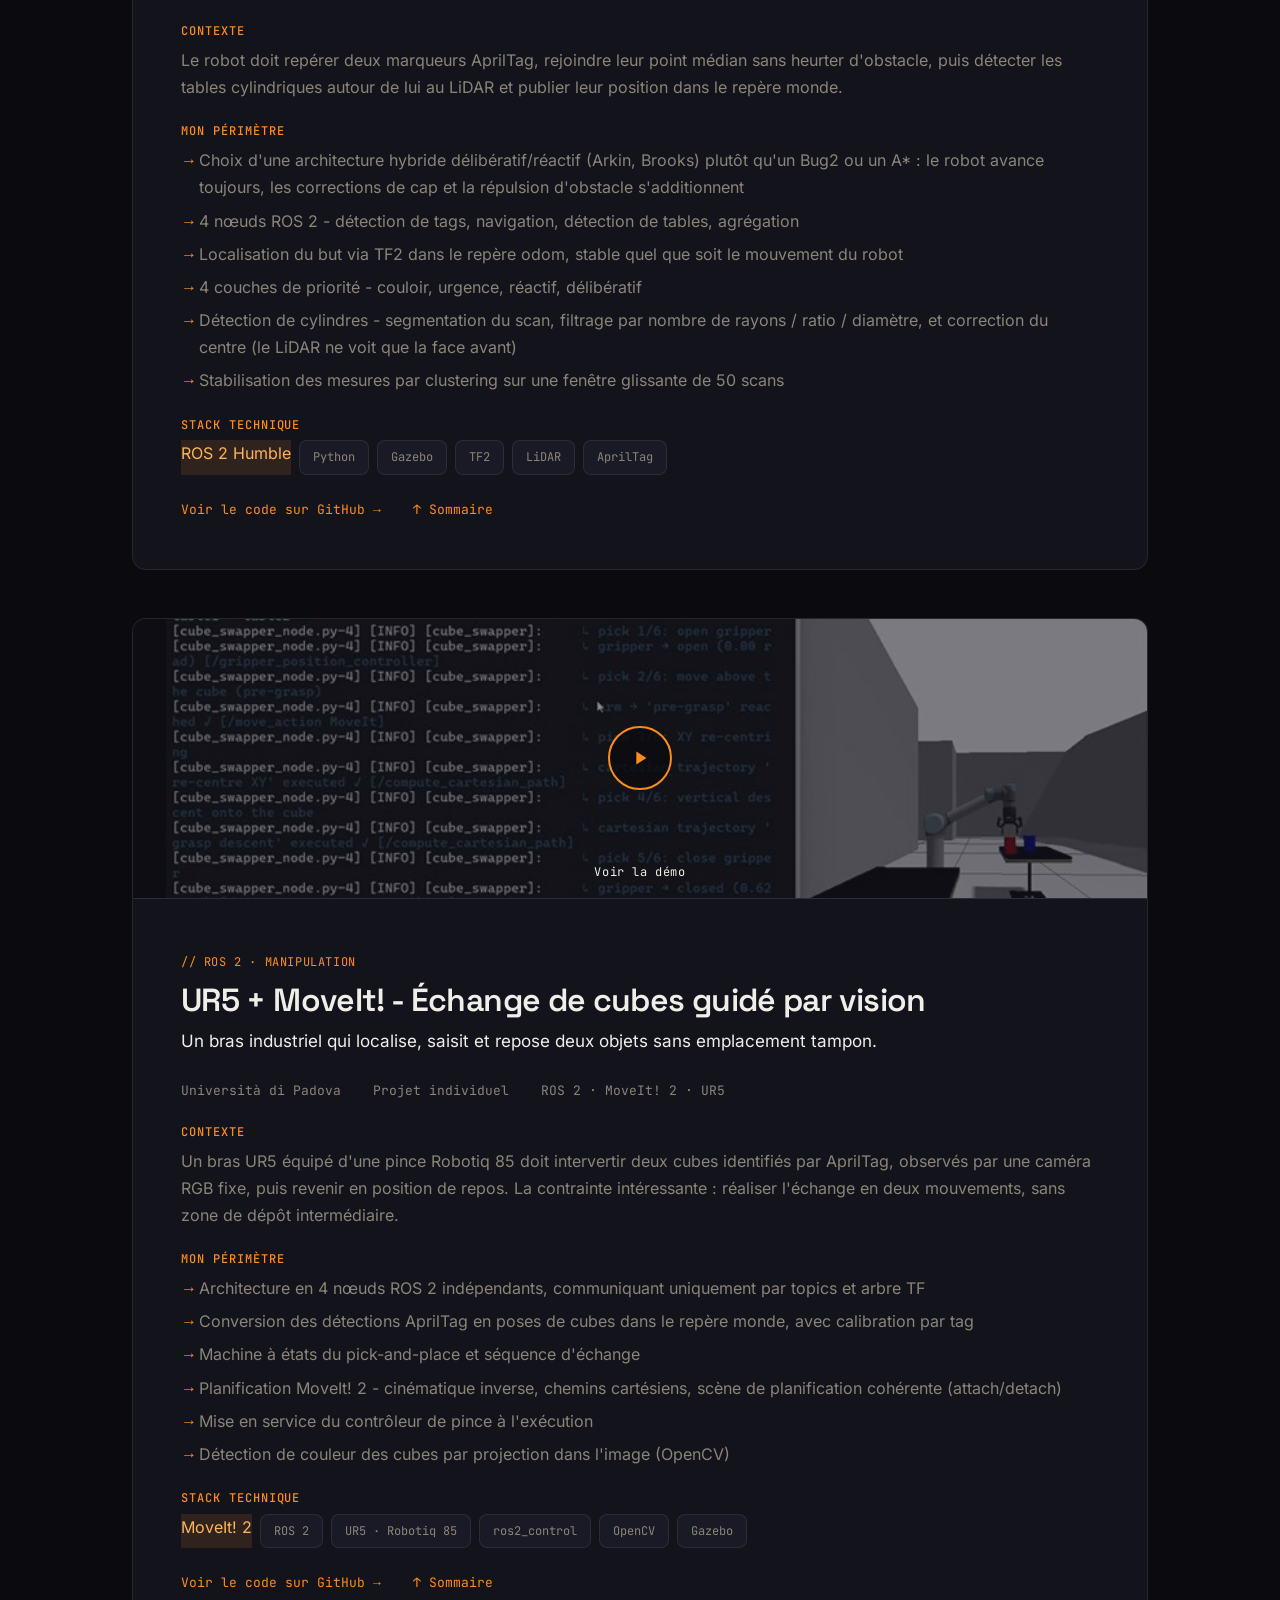
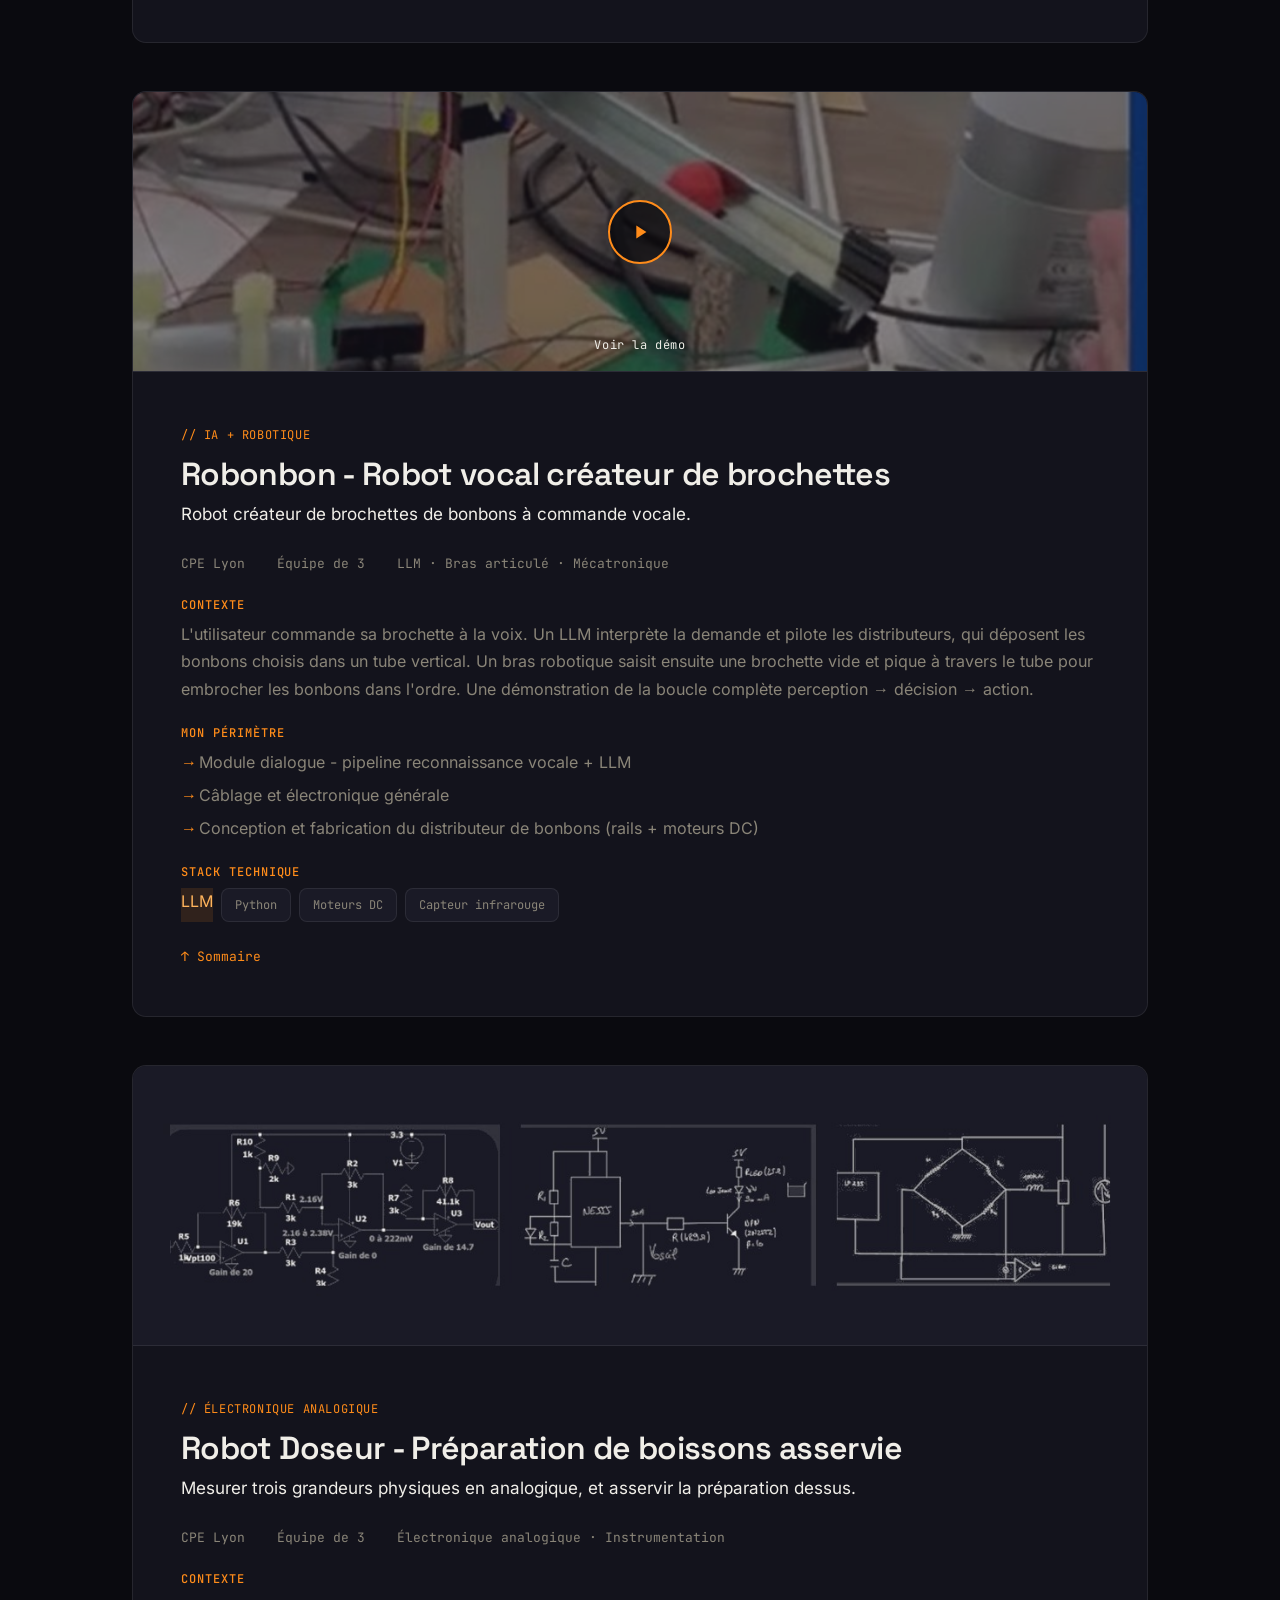
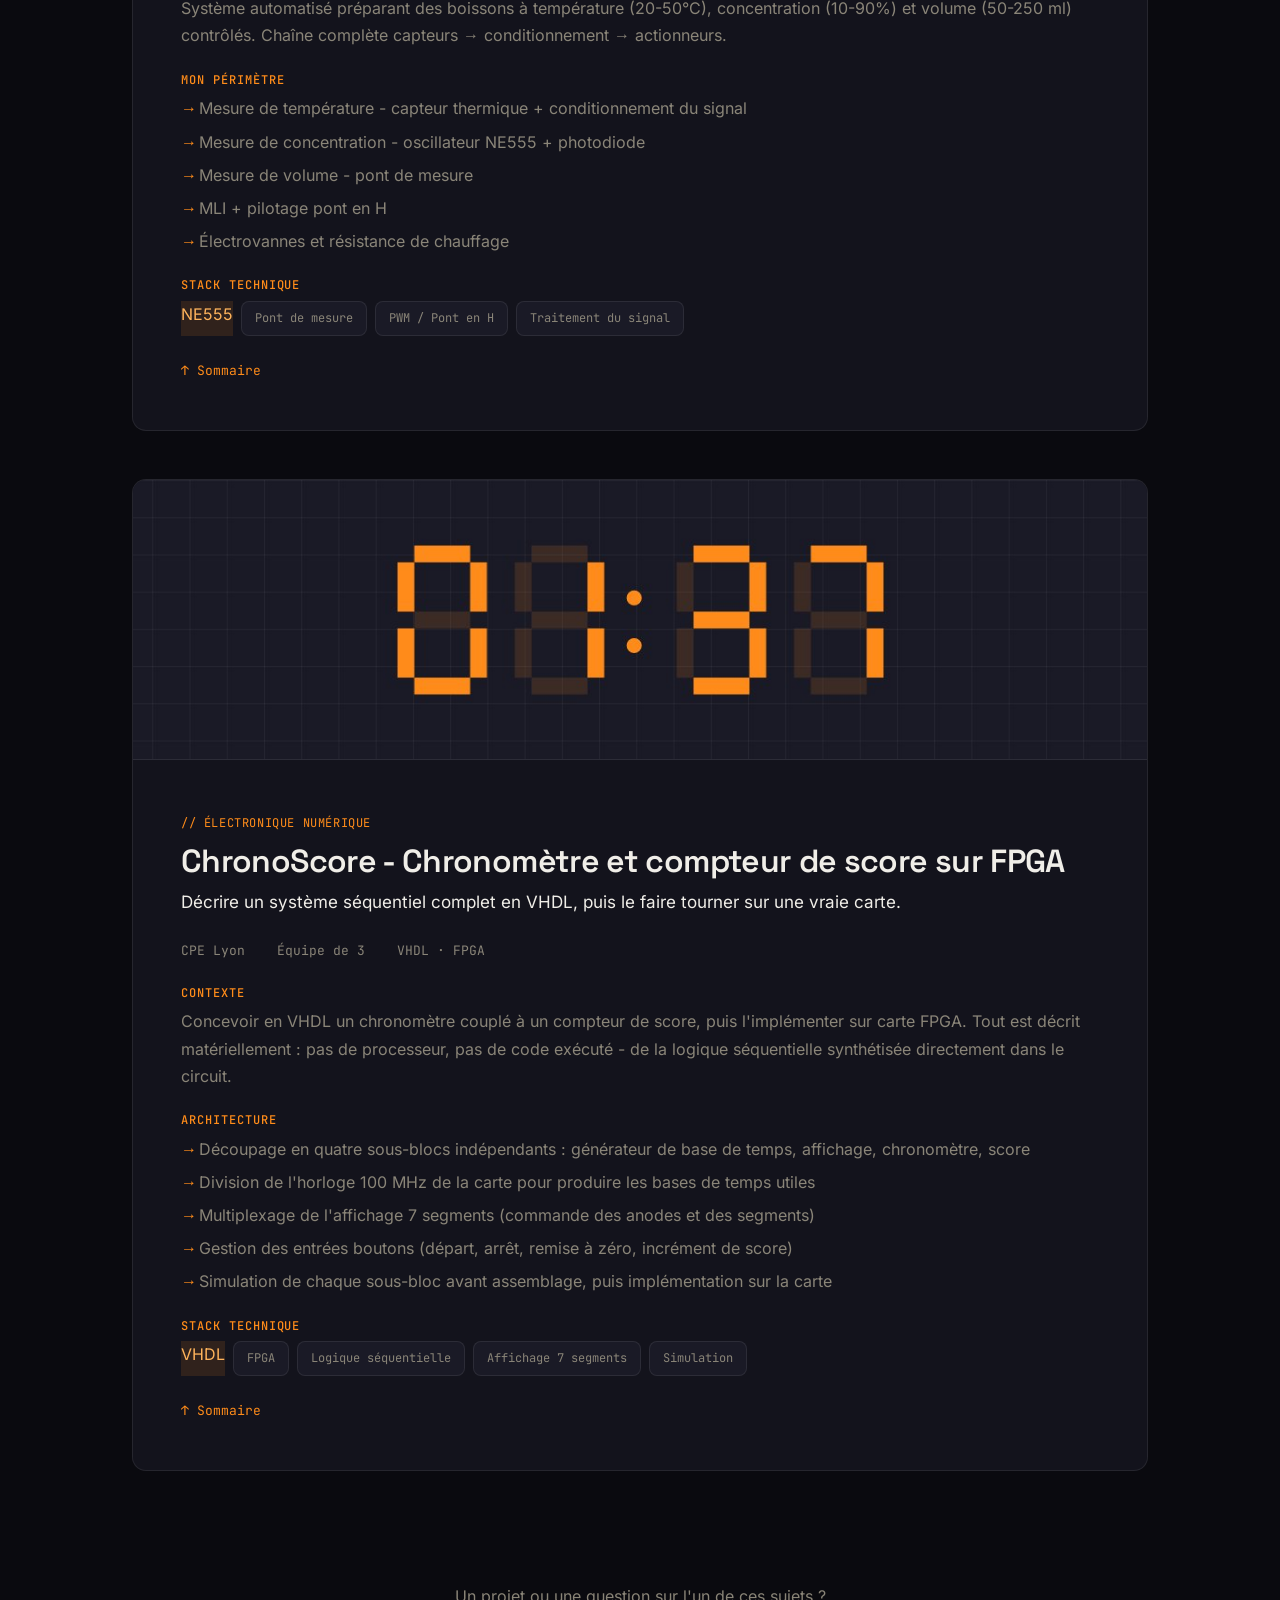
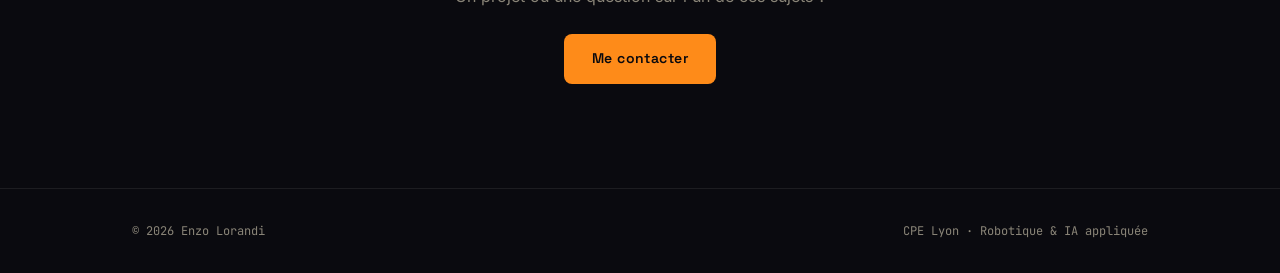
<file: projets.html>
<!DOCTYPE html>
<html lang="fr">
<head>
<meta charset="UTF-8">
<meta name="viewport" content="width=device-width, initial-scale=1.0">
<meta name="theme-color" content="#0a0a0f">
<title>Projets - Enzo Lorandi</title>
<meta name="description" content="Les projets robotiques et embarqués d'Enzo Lorandi : navigation ROS 2, manipulation UR5 / MoveIt!, décodage BCI, LockWise, Robonbon, Robot Doseur, VHDL sur FPGA.">
<link rel="canonical" href="https://maxz0l.github.io/Portfolio/projets.html">
<meta property="og:type" content="website">
<meta property="og:title" content="Projets - Enzo Lorandi">
<meta property="og:description" content="Sept projets menés du capteur à l'IA : robotique ROS 2, décodage BCI, systèmes embarqués, électronique analogique et VHDL sur FPGA.">
<meta property="og:url" content="https://maxz0l.github.io/Portfolio/projets.html">
<meta property="og:image" content="https://maxz0l.github.io/Portfolio/assets/img/og-image.png">
<meta property="og:image:width" content="1200">
<meta property="og:image:height" content="630">
<meta property="og:locale" content="fr_FR">
<meta name="twitter:card" content="summary_large_image">
<meta name="twitter:title" content="Projets - Enzo Lorandi">
<meta name="twitter:description" content="Sept projets menés du capteur à l'IA : robotique ROS 2, décodage BCI, systèmes embarqués, électronique analogique et VHDL sur FPGA.">
<meta name="twitter:image" content="https://maxz0l.github.io/Portfolio/assets/img/og-image.png">
<link rel="preload" href="assets/fonts/space-grotesk-700-latin.woff2" as="font" type="font/woff2" crossorigin>
<link rel="preload" href="assets/fonts/inter-400-latin.woff2" as="font" type="font/woff2" crossorigin>
<link rel="stylesheet" href="assets/css/fonts.css">
<link rel="icon" type="image/svg+xml" href="assets/img/favicon.svg">
<link rel="stylesheet" href="assets/css/style.css">
</head>
<body>

<a href="#main" class="skip-link">Aller au contenu</a>

<nav class="nav scrolled" id="nav">
  <a href="index.html" class="nav-logo">Enzo Lorandi<span class="accent">.</span></a>
  <ul class="nav-links" id="navLinks">
    <li><a href="index.html#profil">Profil</a></li>
    <li><a href="projets.html" class="active" aria-current="page">Projets</a></li>
    <li><a href="experiences.html">Expérience</a></li>
    <li><a href="index.html#competences">Compétences</a></li>
    <li><a href="index.html#contact" class="nav-cta">Contact</a></li>
  </ul>
  <button class="burger" id="burger" aria-label="Menu" aria-expanded="false" aria-controls="navLinks"><span></span><span></span><span></span></button>
</nav>

<header class="page-header" id="main">
  <div class="container">
    <div class="section-label">Projets</div>
    <h1>Mes <span class="accent">projets</span></h1>
    <p>Sept projets menés de la conception matérielle à l'intelligence logicielle : robotique mobile et manipulation sous ROS 2, décodage de signaux cérébraux, systèmes embarqués, électronique analogique et numérique. Pour chacun, mon rôle précis.</p>
    <nav class="project-toc" aria-label="Sommaire des projets">
      <a href="#lockwise" class="toc-chip">LockWise</a>
      <a href="#neurorobotique" class="toc-chip">Décodage BCI</a>
      <a href="#turtlebot" class="toc-chip">TurtleBot3</a>
      <a href="#ur5" class="toc-chip">UR5 + MoveIt!</a>
      <a href="#robonbon" class="toc-chip">Robonbon</a>
      <a href="#doseur" class="toc-chip">Robot Doseur</a>
      <a href="#chronoscore" class="toc-chip">ChronoScore</a>
    </nav>
  </div>
</header>

<main class="container page-main">

  <article class="project-detail" id="lockwise">
    <div class="pd-media is-figure">
      <img src="assets/img/lockwise-schema.jpg" alt="Le casier LockWise en fonctionnement, avec ses composants annotés : lecteur RFID, écran, boutons de choix, vérin de blocage, reed switch, capteur infrarouge et microcontrôleur STM32" loading="lazy" width="736" height="577">
    </div>
    <div class="pd-body">
      <span class="tag">// Système embarqué</span>
      <h2>LockWise - Casier à clés sécurisé par RFID</h2>
      <p class="pd-tagline">Système embarqué de gestion sécurisée des clés par badge RFID.</p>
      <div class="pd-meta-row">
        <span>CPE Lyon</span><span>Équipe de 7</span><span>STM32 · Raspberry Pi · Django</span>
      </div>
      <div class="pd-section">
        <h3>Contexte</h3>
        <p>Dans un bâtiment ancien, remplacer toutes les serrures est coûteux. LockWise centralise les clés physiques dans un casier connecté, accessible uniquement par badge RFID, sans modifier l'infrastructure existante.</p>
      </div>
      <div class="pd-section">
        <h3>Mon périmètre</h3>
        <ul class="pd-role-list">
          <li>Driver RFID bas niveau (MFRC522 via SPI)</li>
          <li>Capteurs infrarouges + Reed switch (présence clé, fermeture porte)</li>
          <li>Pilotage des actionneurs - 3 serrures via pont en H 12V</li>
          <li>Machine à états finis (FSM) embarquée du scénario complet</li>
          <li>Design et fabrication du boîtier</li>
        </ul>
      </div>
      <div class="pd-section">
        <h3>Stack technique</h3>
        <div class="tag-row">
          <span class="pill-accent">STM32F303</span>
          <span class="pill">C / HAL</span>
          <span class="pill">MFRC522</span>
          <span class="pill">SPI · UART</span>
          <span class="pill">Raspberry Pi</span>
        </div>
      </div>
      <div class="pd-links">
        <a href="https://gitlab.com/enzo4623206/lockwise" target="_blank" rel="noopener" class="btn-link">Voir le code sur GitLab →</a>
        <a href="#main" class="btn-link">↑ Sommaire</a>
      </div>
    </div>
  </article>

  <article class="project-detail" id="neurorobotique">
    <div class="pd-media">
      <img src="assets/img/neurorobotics.jpg" alt="Topographies ERD/ERS de la population sur les bandes mu, pour l'imagerie motrice des mains et des pieds" loading="lazy" width="1084" height="318">
    </div>
    <div class="pd-body">
      <span class="tag">// Neurorobotique</span>
      <h2>Décodage d'intentions motrices (BCI)</h2>
      <p class="pd-tagline">Traduire un signal EEG en commande, de la donnée brute à la décision.</p>
      <div class="pd-meta-row">
        <span>Università di Padova</span><span>Projet individuel</span><span>MATLAB · EEG / BCI</span>
      </div>
      <div class="pd-section">
        <h3>Contexte</h3>
        <p>Analyse d'une expérience d'imagerie motrice menée sur 3 jours et 8 sujets. L'enjeu : reconnaître dans l'EEG l'intention de bouger les mains ou les pieds, puis transformer cette reconnaissance en commande fiable - un classifieur qui décide à chaque échantillon serait trop instable pour piloter quoi que ce soit.</p>
      </div>
      <div class="pd-section">
        <h3>Mon périmètre</h3>
        <ul class="pd-role-list">
          <li>Traitement du signal - spectrogrammes, filtrage spatial (CAR, Laplacien), band power</li>
          <li>Analyse population - carte de Fisher, topographies ERD/ERS sur les bandes mu et beta</li>
          <li>Décodeur par sujet - sélection de features discriminantes + classifieur calibré</li>
          <li>Évaluation en ligne par accumulation d'évidence jusqu'à un seuil de décision</li>
          <li>Chaîne de traitement temps réel sous ROS-Neuro</li>
          <li>Bibliothèque de fonctions réutilisables et rapport d'analyse</li>
        </ul>
      </div>
      <div class="pd-section">
        <h3>Stack technique</h3>
        <div class="tag-row">
          <span class="pill-accent">ROS-Neuro</span>
          <span class="pill">MATLAB</span>
          <span class="pill">EEGLAB</span>
          <span class="pill">BioSig</span>
          <span class="pill">Traitement du signal</span>
          <span class="pill">Classification</span>
        </div>
      </div>
      <div class="pd-links">
        <a href="https://github.com/Maxz0l/neurorobotics" target="_blank" rel="noopener" class="btn-link">Voir le code sur GitHub →</a>
        <a href="#main" class="btn-link">↑ Sommaire</a>
      </div>
    </div>
  </article>

  <article class="project-detail" id="turtlebot">
    <div class="pd-media">
      <a class="video-embed" data-video-id="XyFvxgqdXcs"
         href="https://youtu.be/XyFvxgqdXcs"
         target="_blank" rel="noopener"
         aria-label="Voir la démo vidéo de la navigation autonome TurtleBot3">
        <img src="assets/img/turtlebot-card.jpg" alt="" loading="lazy" width="784" height="404">
        <span class="video-play" aria-hidden="true">
          <svg width="22" height="22" viewBox="0 0 24 24" fill="currentColor"><path d="M8 5v14l11-7z"/></svg>
        </span>
        <span class="video-label">Voir la démo</span>
      </a>
    </div>
    <div class="pd-body">
      <span class="tag">// ROS 2 · Navigation autonome</span>
      <h2>TurtleBot3 - Navigation guidée par vision</h2>
      <p class="pd-tagline">Rejoindre une cible repérée par marqueurs, puis cartographier son environnement au LiDAR.</p>
      <div class="pd-meta-row">
        <span>Università di Padova</span><span>Projet individuel</span><span>ROS 2 Humble · Gazebo · TF2</span>
      </div>
      <div class="pd-section">
        <h3>Contexte</h3>
        <p>Le robot doit repérer deux marqueurs AprilTag, rejoindre leur point médian sans heurter d'obstacle, puis détecter les tables cylindriques autour de lui au LiDAR et publier leur position dans le repère monde.</p>
      </div>
      <div class="pd-section">
        <h3>Mon périmètre</h3>
        <ul class="pd-role-list">
          <li>Choix d'une architecture hybride délibératif/réactif (Arkin, Brooks) plutôt qu'un Bug2 ou un A* : le robot avance toujours, les corrections de cap et la répulsion d'obstacle s'additionnent</li>
          <li>4 nœuds ROS 2 - détection de tags, navigation, détection de tables, agrégation</li>
          <li>Localisation du but via TF2 dans le repère odom, stable quel que soit le mouvement du robot</li>
          <li>4 couches de priorité - couloir, urgence, réactif, délibératif</li>
          <li>Détection de cylindres - segmentation du scan, filtrage par nombre de rayons / ratio / diamètre, et correction du centre (le LiDAR ne voit que la face avant)</li>
          <li>Stabilisation des mesures par clustering sur une fenêtre glissante de 50 scans</li>
        </ul>
      </div>
      <div class="pd-section">
        <h3>Stack technique</h3>
        <div class="tag-row">
          <span class="pill-accent">ROS 2 Humble</span>
          <span class="pill">Python</span>
          <span class="pill">Gazebo</span>
          <span class="pill">TF2</span>
          <span class="pill">LiDAR</span>
          <span class="pill">AprilTag</span>
        </div>
      </div>
      <div class="pd-links">
        <a href="https://github.com/Maxz0l/lorandi_assignement_1" target="_blank" rel="noopener" class="btn-link">Voir le code sur GitHub →</a>
        <a href="#main" class="btn-link">↑ Sommaire</a>
      </div>
    </div>
  </article>

  <article class="project-detail" id="ur5">
    <div class="pd-media">
      <a class="video-embed" data-video-id="ha9ZuNDaH0M"
         href="https://youtu.be/ha9ZuNDaH0M"
         target="_blank" rel="noopener"
         aria-label="Voir la démo vidéo de l'échange de cubes par bras UR5">
        <img src="assets/img/ur5-card.jpg" alt="" loading="lazy" width="784" height="404">
        <span class="video-play" aria-hidden="true">
          <svg width="22" height="22" viewBox="0 0 24 24" fill="currentColor"><path d="M8 5v14l11-7z"/></svg>
        </span>
        <span class="video-label">Voir la démo</span>
      </a>
    </div>
    <div class="pd-body">
      <span class="tag">// ROS 2 · Manipulation</span>
      <h2>UR5 + MoveIt! - Échange de cubes guidé par vision</h2>
      <p class="pd-tagline">Un bras industriel qui localise, saisit et repose deux objets sans emplacement tampon.</p>
      <div class="pd-meta-row">
        <span>Università di Padova</span><span>Projet individuel</span><span>ROS 2 · MoveIt! 2 · UR5</span>
      </div>
      <div class="pd-section">
        <h3>Contexte</h3>
        <p>Un bras UR5 équipé d'une pince Robotiq 85 doit intervertir deux cubes identifiés par AprilTag, observés par une caméra RGB fixe, puis revenir en position de repos. La contrainte intéressante : réaliser l'échange en deux mouvements, sans zone de dépôt intermédiaire.</p>
      </div>
      <div class="pd-section">
        <h3>Mon périmètre</h3>
        <ul class="pd-role-list">
          <li>Architecture en 4 nœuds ROS 2 indépendants, communiquant uniquement par topics et arbre TF</li>
          <li>Conversion des détections AprilTag en poses de cubes dans le repère monde, avec calibration par tag</li>
          <li>Machine à états du pick-and-place et séquence d'échange</li>
          <li>Planification MoveIt! 2 - cinématique inverse, chemins cartésiens, scène de planification cohérente (attach/detach)</li>
          <li>Mise en service du contrôleur de pince à l'exécution</li>
          <li>Détection de couleur des cubes par projection dans l'image (OpenCV)</li>
        </ul>
      </div>
      <div class="pd-section">
        <h3>Stack technique</h3>
        <div class="tag-row">
          <span class="pill-accent">MoveIt! 2</span>
          <span class="pill">ROS 2</span>
          <span class="pill">UR5 · Robotiq 85</span>
          <span class="pill">ros2_control</span>
          <span class="pill">OpenCV</span>
          <span class="pill">Gazebo</span>
        </div>
      </div>
      <div class="pd-links">
        <a href="https://github.com/Maxz0l/lorandi_assignment_2" target="_blank" rel="noopener" class="btn-link">Voir le code sur GitHub →</a>
        <a href="#main" class="btn-link">↑ Sommaire</a>
      </div>
    </div>
  </article>

  <article class="project-detail" id="robonbon">
    <div class="pd-media">
      <a class="video-embed" data-video-id="WdIxa3xNIXU"
         href="https://www.youtube.com/watch?v=WdIxa3xNIXU"
         target="_blank" rel="noopener"
         aria-label="Voir la démo vidéo de Robonbon">
        <img src="assets/img/robonbon-card.jpg" alt="" loading="lazy" width="808" height="380">
        <span class="video-play" aria-hidden="true">
          <svg width="22" height="22" viewBox="0 0 24 24" fill="currentColor"><path d="M8 5v14l11-7z"/></svg>
        </span>
        <span class="video-label">Voir la démo</span>
      </a>
    </div>
    <div class="pd-body">
      <span class="tag">// IA + Robotique</span>
      <h2>Robonbon - Robot vocal créateur de brochettes</h2>
      <p class="pd-tagline">Robot créateur de brochettes de bonbons à commande vocale.</p>
      <div class="pd-meta-row">
        <span>CPE Lyon</span><span>Équipe de 3</span><span>LLM · Bras articulé · Mécatronique</span>
      </div>
      <div class="pd-section">
        <h3>Contexte</h3>
        <p>L'utilisateur commande sa brochette à la voix. Un LLM interprète la demande et pilote les distributeurs, qui déposent les bonbons choisis dans un tube vertical. Un bras robotique saisit ensuite une brochette vide et pique à travers le tube pour embrocher les bonbons dans l'ordre. Une démonstration de la boucle complète perception → décision → action.</p>
      </div>
      <div class="pd-section">
        <h3>Mon périmètre</h3>
        <ul class="pd-role-list">
          <li>Module dialogue - pipeline reconnaissance vocale + LLM</li>
          <li>Câblage et électronique générale</li>
          <li>Conception et fabrication du distributeur de bonbons (rails + moteurs DC)</li>
        </ul>
      </div>
      <div class="pd-section">
        <h3>Stack technique</h3>
        <div class="tag-row">
          <span class="pill-accent">LLM</span>
          <span class="pill">Python</span>
          <span class="pill">Moteurs DC</span>
          <span class="pill">Capteur infrarouge</span>
        </div>
      </div>
      <div class="pd-links">
        <a href="#main" class="btn-link">↑ Sommaire</a>
      </div>
    </div>
  </article>

  <article class="project-detail" id="doseur">
    <div class="pd-media is-figure">
      <img src="assets/img/doseur.jpg" alt="Les trois chaînes de mesure du robot doseur : conditionnement du signal du capteur Pt100, oscillateur NE555 pour la concentration, et pont de mesure pour le volume" loading="lazy" width="1128" height="240">
    </div>
    <div class="pd-body">
      <span class="tag">// Électronique analogique</span>
      <h2>Robot Doseur - Préparation de boissons asservie</h2>
      <p class="pd-tagline">Mesurer trois grandeurs physiques en analogique, et asservir la préparation dessus.</p>
      <div class="pd-meta-row">
        <span>CPE Lyon</span><span>Équipe de 3</span><span>Électronique analogique · Instrumentation</span>
      </div>
      <div class="pd-section">
        <h3>Contexte</h3>
        <p>Système automatisé préparant des boissons à température (20-50°C), concentration (10-90%) et volume (50-250 ml) contrôlés. Chaîne complète capteurs → conditionnement → actionneurs.</p>
      </div>
      <div class="pd-section">
        <h3>Mon périmètre</h3>
        <ul class="pd-role-list">
          <li>Mesure de température - capteur thermique + conditionnement du signal</li>
          <li>Mesure de concentration - oscillateur NE555 + photodiode</li>
          <li>Mesure de volume - pont de mesure</li>
          <li>MLI + pilotage pont en H</li>
          <li>Électrovannes et résistance de chauffage</li>
        </ul>
      </div>
      <div class="pd-section">
        <h3>Stack technique</h3>
        <div class="tag-row">
          <span class="pill-accent">NE555</span>
          <span class="pill">Pont de mesure</span>
          <span class="pill">PWM / Pont en H</span>
          <span class="pill">Traitement du signal</span>
        </div>
      </div>
      <div class="pd-links">
        <a href="#main" class="btn-link">↑ Sommaire</a>
      </div>
    </div>
  </article>

  <article class="project-detail" id="chronoscore">
    <div class="pd-media">
      <img src="assets/img/chronoscore.jpg" alt="Afficheur 7 segments illustrant le chronomètre décrit en VHDL" loading="lazy" width="1128" height="300">
    </div>
    <div class="pd-body">
      <span class="tag">// Électronique numérique</span>
      <h2>ChronoScore - Chronomètre et compteur de score sur FPGA</h2>
      <p class="pd-tagline">Décrire un système séquentiel complet en VHDL, puis le faire tourner sur une vraie carte.</p>
      <div class="pd-meta-row">
        <span>CPE Lyon</span><span>Équipe de 3</span><span>VHDL · FPGA</span>
      </div>
      <div class="pd-section">
        <h3>Contexte</h3>
        <p>Concevoir en VHDL un chronomètre couplé à un compteur de score, puis l'implémenter sur carte FPGA. Tout est décrit matériellement : pas de processeur, pas de code exécuté - de la logique séquentielle synthétisée directement dans le circuit.</p>
      </div>
      <div class="pd-section">
        <h3>Architecture</h3>
        <ul class="pd-role-list">
          <li>Découpage en quatre sous-blocs indépendants : générateur de base de temps, affichage, chronomètre, score</li>
          <li>Division de l'horloge 100 MHz de la carte pour produire les bases de temps utiles</li>
          <li>Multiplexage de l'affichage 7 segments (commande des anodes et des segments)</li>
          <li>Gestion des entrées boutons (départ, arrêt, remise à zéro, incrément de score)</li>
          <li>Simulation de chaque sous-bloc avant assemblage, puis implémentation sur la carte</li>
        </ul>
      </div>
      <div class="pd-section">
        <h3>Stack technique</h3>
        <div class="tag-row">
          <span class="pill-accent">VHDL</span>
          <span class="pill">FPGA</span>
          <span class="pill">Logique séquentielle</span>
          <span class="pill">Affichage 7 segments</span>
          <span class="pill">Simulation</span>
        </div>
      </div>
      <div class="pd-links">
        <a href="#main" class="btn-link">↑ Sommaire</a>
      </div>
    </div>
  </article>

  <div class="page-cta">
    <p>Un projet ou une question sur l'un de ces sujets ?</p>
    <a href="index.html#contact" class="btn-primary">Me contacter</a>
  </div>

</main>

<footer class="footer">
  <div class="container">
    <span>© 2026 Enzo Lorandi</span>
    <span>CPE Lyon · Robotique & IA appliquée</span>
  </div>
</footer>

<script src="assets/vendor/gsap.min.js"></script>
<script src="assets/vendor/ScrollTrigger.min.js"></script>
<script src="assets/vendor/lenis.min.js"></script>
<script src="assets/js/main.js"></script>
</body>
</html>
</file>
<file: assets/css/fonts.css>
/* =========================================================
   Polices auto-hebergees (ex-Google Fonts, sous-ensembles
   latin + latin-ext). Genere depuis l'API css2 officielle ;
   unicode-range conserve pour ne charger que le necessaire.
   ========================================================= */
/* Inter 300 - latin-ext */
@font-face {
  font-family: 'Inter';
  font-style: normal;
  font-weight: 300;
  font-display: swap;
  src: url(../fonts/inter-300-latin-ext.woff2) format('woff2');
  unicode-range: U+0100-02BA, U+02BD-02C5, U+02C7-02CC, U+02CE-02D7, U+02DD-02FF, U+0304, U+0308, U+0329, U+1D00-1DBF, U+1E00-1E9F, U+1EF2-1EFF, U+2020, U+20A0-20AB, U+20AD-20C0, U+2113, U+2C60-2C7F, U+A720-A7FF;
}
/* Inter 300 - latin */
@font-face {
  font-family: 'Inter';
  font-style: normal;
  font-weight: 300;
  font-display: swap;
  src: url(../fonts/inter-300-latin.woff2) format('woff2');
  unicode-range: U+0000-00FF, U+0131, U+0152-0153, U+02BB-02BC, U+02C6, U+02DA, U+02DC, U+0304, U+0308, U+0329, U+2000-206F, U+20AC, U+2122, U+2191, U+2193, U+2212, U+2215, U+FEFF, U+FFFD;
}
/* Inter 400 - latin-ext */
@font-face {
  font-family: 'Inter';
  font-style: normal;
  font-weight: 400;
  font-display: swap;
  src: url(../fonts/inter-400-latin-ext.woff2) format('woff2');
  unicode-range: U+0100-02BA, U+02BD-02C5, U+02C7-02CC, U+02CE-02D7, U+02DD-02FF, U+0304, U+0308, U+0329, U+1D00-1DBF, U+1E00-1E9F, U+1EF2-1EFF, U+2020, U+20A0-20AB, U+20AD-20C0, U+2113, U+2C60-2C7F, U+A720-A7FF;
}
/* Inter 400 - latin */
@font-face {
  font-family: 'Inter';
  font-style: normal;
  font-weight: 400;
  font-display: swap;
  src: url(../fonts/inter-400-latin.woff2) format('woff2');
  unicode-range: U+0000-00FF, U+0131, U+0152-0153, U+02BB-02BC, U+02C6, U+02DA, U+02DC, U+0304, U+0308, U+0329, U+2000-206F, U+20AC, U+2122, U+2191, U+2193, U+2212, U+2215, U+FEFF, U+FFFD;
}
/* Inter 500 - latin-ext */
@font-face {
  font-family: 'Inter';
  font-style: normal;
  font-weight: 500;
  font-display: swap;
  src: url(../fonts/inter-500-latin-ext.woff2) format('woff2');
  unicode-range: U+0100-02BA, U+02BD-02C5, U+02C7-02CC, U+02CE-02D7, U+02DD-02FF, U+0304, U+0308, U+0329, U+1D00-1DBF, U+1E00-1E9F, U+1EF2-1EFF, U+2020, U+20A0-20AB, U+20AD-20C0, U+2113, U+2C60-2C7F, U+A720-A7FF;
}
/* Inter 500 - latin */
@font-face {
  font-family: 'Inter';
  font-style: normal;
  font-weight: 500;
  font-display: swap;
  src: url(../fonts/inter-500-latin.woff2) format('woff2');
  unicode-range: U+0000-00FF, U+0131, U+0152-0153, U+02BB-02BC, U+02C6, U+02DA, U+02DC, U+0304, U+0308, U+0329, U+2000-206F, U+20AC, U+2122, U+2191, U+2193, U+2212, U+2215, U+FEFF, U+FFFD;
}
/* Inter 600 - latin-ext */
@font-face {
  font-family: 'Inter';
  font-style: normal;
  font-weight: 600;
  font-display: swap;
  src: url(../fonts/inter-600-latin-ext.woff2) format('woff2');
  unicode-range: U+0100-02BA, U+02BD-02C5, U+02C7-02CC, U+02CE-02D7, U+02DD-02FF, U+0304, U+0308, U+0329, U+1D00-1DBF, U+1E00-1E9F, U+1EF2-1EFF, U+2020, U+20A0-20AB, U+20AD-20C0, U+2113, U+2C60-2C7F, U+A720-A7FF;
}
/* Inter 600 - latin */
@font-face {
  font-family: 'Inter';
  font-style: normal;
  font-weight: 600;
  font-display: swap;
  src: url(../fonts/inter-600-latin.woff2) format('woff2');
  unicode-range: U+0000-00FF, U+0131, U+0152-0153, U+02BB-02BC, U+02C6, U+02DA, U+02DC, U+0304, U+0308, U+0329, U+2000-206F, U+20AC, U+2122, U+2191, U+2193, U+2212, U+2215, U+FEFF, U+FFFD;
}
/* JetBrains Mono 400 - latin-ext */
@font-face {
  font-family: 'JetBrains Mono';
  font-style: normal;
  font-weight: 400;
  font-display: swap;
  src: url(../fonts/jetbrains-mono-400-latin-ext.woff2) format('woff2');
  unicode-range: U+0100-02BA, U+02BD-02C5, U+02C7-02CC, U+02CE-02D7, U+02DD-02FF, U+0304, U+0308, U+0329, U+1D00-1DBF, U+1E00-1E9F, U+1EF2-1EFF, U+2020, U+20A0-20AB, U+20AD-20C0, U+2113, U+2C60-2C7F, U+A720-A7FF;
}
/* JetBrains Mono 400 - latin */
@font-face {
  font-family: 'JetBrains Mono';
  font-style: normal;
  font-weight: 400;
  font-display: swap;
  src: url(../fonts/jetbrains-mono-400-latin.woff2) format('woff2');
  unicode-range: U+0000-00FF, U+0131, U+0152-0153, U+02BB-02BC, U+02C6, U+02DA, U+02DC, U+0304, U+0308, U+0329, U+2000-206F, U+20AC, U+2122, U+2191, U+2193, U+2212, U+2215, U+FEFF, U+FFFD;
}
/* JetBrains Mono 500 - latin-ext */
@font-face {
  font-family: 'JetBrains Mono';
  font-style: normal;
  font-weight: 500;
  font-display: swap;
  src: url(../fonts/jetbrains-mono-500-latin-ext.woff2) format('woff2');
  unicode-range: U+0100-02BA, U+02BD-02C5, U+02C7-02CC, U+02CE-02D7, U+02DD-02FF, U+0304, U+0308, U+0329, U+1D00-1DBF, U+1E00-1E9F, U+1EF2-1EFF, U+2020, U+20A0-20AB, U+20AD-20C0, U+2113, U+2C60-2C7F, U+A720-A7FF;
}
/* JetBrains Mono 500 - latin */
@font-face {
  font-family: 'JetBrains Mono';
  font-style: normal;
  font-weight: 500;
  font-display: swap;
  src: url(../fonts/jetbrains-mono-500-latin.woff2) format('woff2');
  unicode-range: U+0000-00FF, U+0131, U+0152-0153, U+02BB-02BC, U+02C6, U+02DA, U+02DC, U+0304, U+0308, U+0329, U+2000-206F, U+20AC, U+2122, U+2191, U+2193, U+2212, U+2215, U+FEFF, U+FFFD;
}
/* Space Grotesk 400 - latin-ext */
@font-face {
  font-family: 'Space Grotesk';
  font-style: normal;
  font-weight: 400;
  font-display: swap;
  src: url(../fonts/space-grotesk-400-latin-ext.woff2) format('woff2');
  unicode-range: U+0100-02BA, U+02BD-02C5, U+02C7-02CC, U+02CE-02D7, U+02DD-02FF, U+0304, U+0308, U+0329, U+1D00-1DBF, U+1E00-1E9F, U+1EF2-1EFF, U+2020, U+20A0-20AB, U+20AD-20C0, U+2113, U+2C60-2C7F, U+A720-A7FF;
}
/* Space Grotesk 400 - latin */
@font-face {
  font-family: 'Space Grotesk';
  font-style: normal;
  font-weight: 400;
  font-display: swap;
  src: url(../fonts/space-grotesk-400-latin.woff2) format('woff2');
  unicode-range: U+0000-00FF, U+0131, U+0152-0153, U+02BB-02BC, U+02C6, U+02DA, U+02DC, U+0304, U+0308, U+0329, U+2000-206F, U+20AC, U+2122, U+2191, U+2193, U+2212, U+2215, U+FEFF, U+FFFD;
}
/* Space Grotesk 500 - latin-ext */
@font-face {
  font-family: 'Space Grotesk';
  font-style: normal;
  font-weight: 500;
  font-display: swap;
  src: url(../fonts/space-grotesk-500-latin-ext.woff2) format('woff2');
  unicode-range: U+0100-02BA, U+02BD-02C5, U+02C7-02CC, U+02CE-02D7, U+02DD-02FF, U+0304, U+0308, U+0329, U+1D00-1DBF, U+1E00-1E9F, U+1EF2-1EFF, U+2020, U+20A0-20AB, U+20AD-20C0, U+2113, U+2C60-2C7F, U+A720-A7FF;
}
/* Space Grotesk 500 - latin */
@font-face {
  font-family: 'Space Grotesk';
  font-style: normal;
  font-weight: 500;
  font-display: swap;
  src: url(../fonts/space-grotesk-500-latin.woff2) format('woff2');
  unicode-range: U+0000-00FF, U+0131, U+0152-0153, U+02BB-02BC, U+02C6, U+02DA, U+02DC, U+0304, U+0308, U+0329, U+2000-206F, U+20AC, U+2122, U+2191, U+2193, U+2212, U+2215, U+FEFF, U+FFFD;
}
/* Space Grotesk 600 - latin-ext */
@font-face {
  font-family: 'Space Grotesk';
  font-style: normal;
  font-weight: 600;
  font-display: swap;
  src: url(../fonts/space-grotesk-600-latin-ext.woff2) format('woff2');
  unicode-range: U+0100-02BA, U+02BD-02C5, U+02C7-02CC, U+02CE-02D7, U+02DD-02FF, U+0304, U+0308, U+0329, U+1D00-1DBF, U+1E00-1E9F, U+1EF2-1EFF, U+2020, U+20A0-20AB, U+20AD-20C0, U+2113, U+2C60-2C7F, U+A720-A7FF;
}
/* Space Grotesk 600 - latin */
@font-face {
  font-family: 'Space Grotesk';
  font-style: normal;
  font-weight: 600;
  font-display: swap;
  src: url(../fonts/space-grotesk-600-latin.woff2) format('woff2');
  unicode-range: U+0000-00FF, U+0131, U+0152-0153, U+02BB-02BC, U+02C6, U+02DA, U+02DC, U+0304, U+0308, U+0329, U+2000-206F, U+20AC, U+2122, U+2191, U+2193, U+2212, U+2215, U+FEFF, U+FFFD;
}
/* Space Grotesk 700 - latin-ext */
@font-face {
  font-family: 'Space Grotesk';
  font-style: normal;
  font-weight: 700;
  font-display: swap;
  src: url(../fonts/space-grotesk-700-latin-ext.woff2) format('woff2');
  unicode-range: U+0100-02BA, U+02BD-02C5, U+02C7-02CC, U+02CE-02D7, U+02DD-02FF, U+0304, U+0308, U+0329, U+1D00-1DBF, U+1E00-1E9F, U+1EF2-1EFF, U+2020, U+20A0-20AB, U+20AD-20C0, U+2113, U+2C60-2C7F, U+A720-A7FF;
}
/* Space Grotesk 700 - latin */
@font-face {
  font-family: 'Space Grotesk';
  font-style: normal;
  font-weight: 700;
  font-display: swap;
  src: url(../fonts/space-grotesk-700-latin.woff2) format('woff2');
  unicode-range: U+0000-00FF, U+0131, U+0152-0153, U+02BB-02BC, U+02C6, U+02DA, U+02DC, U+0304, U+0308, U+0329, U+2000-206F, U+20AC, U+2122, U+2191, U+2193, U+2212, U+2215, U+FEFF, U+FFFD;
}
</file>
<file: assets/css/style.css>
/* =========================================================
   ENZO LORANDI - PORTFOLIO
   Design system + styles partagés (3 pages)
   ========================================================= */

/* ---------- VARIABLES ---------- */
:root {
  --bg: #0a0a0f;
  --surface: #13131c;
  --surface-2: #1a1a26;
  --border: rgba(255, 255, 255, 0.08);
  --border-hover: rgba(255, 140, 26, 0.4);
  --accent: #ff8c1a;
  --accent-light: #ffb45c;
  --accent-dim: rgba(255, 140, 26, 0.12);
  --text: #f0eee8;
  --text-muted: #8a8578;

  --font-title: 'Space Grotesk', sans-serif;
  --font-body: 'Inter', sans-serif;
  --font-mono: 'JetBrains Mono', monospace;

  --s1: 8px;  --s2: 16px; --s3: 24px;
  --s4: 32px; --s5: 48px; --s6: 64px; --s7: 96px;

  --radius: 14px;
  --radius-sm: 8px;
  --nav-h: 68px;
  --maxw: 1080px;
  --transition: 0.25s cubic-bezier(0.4, 0, 0.2, 1);

  /* teintes dérivées des halos/voiles (une seule source de vérité) */
  --halo-glow: rgba(255, 140, 26, 0.07);
  --halo-glow-dim: rgba(255, 140, 26, 0.045);
  --grid-line: rgba(255, 140, 26, 0.035);
  --bg-overlay: rgba(10, 10, 15, 0.72);
}

/* ---------- RESET ---------- */
*, *::before, *::after { margin: 0; padding: 0; box-sizing: border-box; }
html { scroll-padding-top: var(--nav-h); }
/* le smooth scroll natif est un mouvement comme un autre : pas pour ceux qui
   demandent un mouvement réduit (Lenis est déjà coupé dans ce cas) */
@media (prefers-reduced-motion: no-preference) {
  html { scroll-behavior: smooth; }
}
body {
  background: var(--bg);
  color: var(--text);
  font-family: var(--font-body);
  line-height: 1.7;
  overflow-x: hidden;
  -webkit-font-smoothing: antialiased;
}
/* halos d'ambiance fixes — profondeur subtile, jamais tape-à-l'œil */
body::after {
  content: '';
  position: fixed;
  inset: 0;
  background:
    radial-gradient(620px circle at 82% 8%, var(--halo-glow), transparent 60%),
    radial-gradient(720px circle at 8% 96%, var(--halo-glow-dim), transparent 60%);
  pointer-events: none;
  z-index: 0;
}
a { text-decoration: none; color: inherit; }
ul { list-style: none; }
img { max-width: 100%; display: block; }

/* ---------- ACCESSIBILITÉ : focus clavier ---------- */
:focus-visible {
  outline: 2px solid var(--accent);
  outline-offset: 3px;
  border-radius: var(--radius-sm);
}
.nav-cta:focus-visible { outline-offset: 2px; }

.skip-link {
  position: absolute;
  top: -48px; left: var(--s2);
  z-index: 200;
  background: var(--accent);
  color: var(--bg);
  padding: var(--s1) var(--s2);
  border-radius: var(--radius-sm);
  font-family: var(--font-title);
  font-weight: 600;
  font-size: 14px;
  transition: top var(--transition);
}
.skip-link:focus { top: var(--s2); }

/* ---------- Barre de progression de scroll (injectée par main.js) ---------- */
.scroll-progress {
  position: fixed;
  top: 0; left: 0;
  width: 100%; height: 2px;
  transform: scaleX(0);
  transform-origin: 0 50%;
  background: linear-gradient(90deg, var(--accent), var(--accent-light));
  z-index: 200;
  pointer-events: none;
}

/* grille blueprint de fond, discrète — densifiée vers le haut, s'estompe vers le bas */
body::before {
  content: '';
  position: fixed;
  inset: 0;
  background-image:
    linear-gradient(var(--grid-line) 1px, transparent 1px),
    linear-gradient(90deg, var(--grid-line) 1px, transparent 1px);
  background-size: 48px 48px;
  pointer-events: none;
  z-index: 0;
  -webkit-mask-image: radial-gradient(140% 110% at 50% 0%, #000 30%, transparent 78%);
  mask-image: radial-gradient(140% 110% at 50% 0%, #000 30%, transparent 78%);
}

.container { max-width: var(--maxw); margin: 0 auto; padding: 0 var(--s4); position: relative; z-index: 1; }

/* ---------- NAVIGATION (partagée) ---------- */
.nav {
  position: fixed;
  top: 0; left: 0; right: 0;
  height: var(--nav-h);
  display: flex;
  align-items: center;
  justify-content: space-between;
  padding: 0 var(--s5);
  z-index: 100;
  border-bottom: 1px solid transparent;
  transition: background var(--transition), border-color var(--transition), backdrop-filter var(--transition);
}
.nav.scrolled {
  background: rgba(10, 10, 15, 0.85);
  backdrop-filter: blur(14px);
  border-bottom-color: var(--border);
}
.nav-logo {
  font-family: var(--font-title);
  font-size: 20px;
  font-weight: 700;
  letter-spacing: -0.01em;
}
.nav-logo .accent { color: var(--accent); }
.nav-links { display: flex; align-items: center; gap: var(--s4); }
.nav-links a {
  font-size: 14px;
  color: var(--text-muted);
  font-weight: 400;
  transition: color var(--transition);
  position: relative;
}
.nav-links a:hover, .nav-links a.active { color: var(--text); }
.nav-links a.active::after {
  content: '';
  position: absolute;
  bottom: -6px; left: 0; right: 0;
  height: 2px;
  background: var(--accent);
  border-radius: 2px;
}
.nav-cta {
  padding: 12px 18px;
  border: 1px solid var(--accent) !important;
  border-radius: var(--radius-sm);
  color: var(--accent) !important;
  font-family: var(--font-title);
  font-weight: 500;
  transition: all var(--transition);
}
.nav-cta:hover { background: var(--accent); color: var(--bg) !important; }
.nav-cta.active::after { display: none; }

.burger { display: none; flex-direction: column; gap: 5px; background: none; border: none; cursor: pointer; padding: 4px; z-index: 101; }
.burger span { display: block; width: 24px; height: 2px; background: var(--text); border-radius: 2px; transition: all var(--transition); }
.burger.open span:nth-child(1) { transform: translateY(7px) rotate(45deg); }
.burger.open span:nth-child(2) { opacity: 0; }
.burger.open span:nth-child(3) { transform: translateY(-7px) rotate(-45deg); }

/* ---------- TITRES & LABELS ---------- */
.section { padding: var(--s7) 0; position: relative; z-index: 1; }
.section-label {
  font-family: var(--font-mono);
  font-size: 12px;
  color: var(--accent);
  letter-spacing: 0.12em;
  text-transform: uppercase;
  margin-bottom: var(--s2);
}
h1, h2, h3 { font-family: var(--font-title); letter-spacing: -0.02em; line-height: 1.15; }
.section h2 { font-size: clamp(28px, 4vw, 42px); font-weight: 600; margin-bottom: var(--s5); }
.section h2 .accent { color: var(--accent); }

/* ---------- BOUTONS ---------- */
.btn-primary {
  display: inline-block;
  background: var(--accent);
  color: var(--bg);
  padding: 13px 28px;
  border-radius: var(--radius-sm);
  font-family: var(--font-title);
  font-weight: 600;
  font-size: 14px;
  letter-spacing: 0.03em;
  border: none;
  cursor: pointer;
  transition: all var(--transition);
}
.btn-primary:hover { background: var(--accent-light); transform: translateY(-2px); box-shadow: 0 8px 28px rgba(255, 140, 26, 0.28); }
.btn-ghost {
  display: inline-block;
  background: transparent;
  color: var(--text);
  padding: 13px 28px;
  border-radius: var(--radius-sm);
  border: 1px solid var(--border);
  font-family: var(--font-title);
  font-weight: 500;
  font-size: 14px;
  letter-spacing: 0.02em;
  cursor: pointer;
  transition: all var(--transition);
}
.btn-ghost:hover { border-color: var(--accent); color: var(--accent); }
.btn-link {
  color: var(--accent);
  font-family: var(--font-mono);
  font-size: 13px;
  display: inline-flex;
  align-items: center;
  gap: 6px;
  transition: gap var(--transition);
}
.btn-link:hover { gap: 12px; }

/* ---------- TAGS / PILLS ---------- */
.pill {
  font-family: var(--font-mono);
  font-size: 12px;
  padding: 6px 13px;
  border-radius: var(--radius-sm);
  background: var(--surface-2);
  border: 1px solid var(--border);
  color: var(--text-muted);
}
.pill-accent { background: var(--accent-dim); border-color: rgba(255, 140, 26, 0.35); color: var(--accent-light); }
/* pill-accent cliquable : pont « compétence -> projet qui la prouve »
   (réservé aux accents, jamais aux 30 pills : le signal reste rare) */
a.pill-accent { transition: color var(--transition), border-color var(--transition); }
a.pill-accent:hover, a.pill-accent:focus-visible { color: var(--accent); border-color: var(--accent); }
.tag-row { display: flex; gap: var(--s1); flex-wrap: wrap; }

/* =========================================================
   HERO (index)
   ========================================================= */
.hero {
  min-height: 100vh;
  min-height: 100svh; /* mobile : hauteur visible réelle (barre d'adresse déduite) */
  display: flex;
  align-items: center;
  justify-content: center;
  text-align: center;
  position: relative;
  padding: var(--nav-h) var(--s4) var(--s4);
}
.hero-glow {
  position: absolute;
  width: 720px; height: 720px;
  max-width: 110vw;
  background: radial-gradient(circle, rgba(255, 140, 26, 0.10) 0%, rgba(255, 140, 26, 0.04) 38%, transparent 66%);
  top: 46%; left: 50%;
  transform: translate(-50%, -50%);
  pointer-events: none;
  z-index: 0;
  animation: heroPulse 7s ease-in-out infinite;
}
@keyframes heroPulse {
  0%, 100% { opacity: 0.85; transform: translate(-50%, -50%) scale(1); }
  50%      { opacity: 1;    transform: translate(-50%, -50%) scale(1.06); }
}
@media (prefers-reduced-motion: reduce) {
  .hero-glow { animation: none; }
}
/* couche 3D (bras compagnon) — calque FIXE derrière tout le contenu.
   Le contenu vit en z-index >= 1 (.container, .section, .manifesto, .footer) ;
   la lisibilité au fil du scroll est gérée en JS (opacité du canvas modulée
   par section : pleine sur le hero, estompée sur les grilles denses). */
.hero-3d {
  position: fixed;
  inset: 0;
  z-index: 0;
  pointer-events: none;
  opacity: 0;
  transition: opacity 1.2s ease;
}
.hero-3d.ready { opacity: 1; }
.hero-3d canvas { display: block; width: 100%; height: 100%; }
.hero-inner { position: relative; z-index: 2; }
.hero-photo {
  width: clamp(180px, 17vw, 240px);
  height: clamp(180px, 17vw, 240px);
  border-radius: 50%;
  margin: 0 auto var(--s4);
  border: 2px solid var(--accent);
  background: var(--surface-2);
  display: flex;
  align-items: center;
  justify-content: center;
  overflow: hidden;
  box-shadow: 0 0 50px rgba(255, 140, 26, 0.25);
}
.hero-photo img { width: 100%; height: 100%; object-fit: cover; }
.hero-photo .ph { font-family: var(--font-mono); font-size: 12px; color: var(--text-muted); }
.hero h1 { font-size: clamp(48px, 9vw, 88px); font-weight: 700; margin-bottom: var(--s2); }
.hero .subtitle {
  font-family: var(--font-mono);
  font-size: clamp(14px, 2vw, 18px);
  color: var(--accent);
  letter-spacing: 0.05em;
  margin-bottom: var(--s2);
}
.hero .objective { font-size: 16px; color: var(--text-muted); margin-bottom: var(--s4); }
.hero-actions { display: flex; gap: var(--s2); justify-content: center; flex-wrap: wrap; }
.scroll-hint {
  position: absolute;
  bottom: var(--s4); left: 50%;
  transform: translateX(-50%);
  font-family: var(--font-mono);
  font-size: 11px;
  color: var(--text-muted);
  letter-spacing: 0.1em;
  text-transform: uppercase;
  display: flex; flex-direction: column; align-items: center; gap: 8px;
  z-index: 2;
}
.scroll-hint .line { width: 1px; height: 32px; background: linear-gradient(to bottom, var(--accent), transparent); }

/* ---------- MANIFESTE (index, moment fort pinné) ---------- */
.manifesto {
  min-height: 100vh;
  display: flex;
  align-items: center;
  position: relative;
  z-index: 1;
  padding: var(--s7) 0;
}
.manifesto-text {
  font-family: var(--font-title);
  font-weight: 600;
  font-size: clamp(30px, 5.2vw, 66px);
  line-height: 1.2;
  letter-spacing: -0.02em;
  max-width: 900px;
}
.manifesto-text .word { display: inline-block; }
.manifesto-text .accent { color: var(--accent); }

/* ---------- PILIERS (index) ---------- */
.piliers-intro { font-size: clamp(18px, 2.5vw, 24px); max-width: 700px; margin-bottom: var(--s5); color: var(--text); }
.piliers-grid { display: grid; grid-template-columns: repeat(3, 1fr); gap: var(--s3); }
.pilier {
  background: var(--surface);
  border: 1px solid var(--border);
  border-radius: var(--radius);
  padding: var(--s4);
  transition: all var(--transition);
}
.pilier:hover { border-color: var(--border-hover); transform: translateY(-3px); }
.pilier-icon { color: var(--accent); margin-bottom: var(--s2); }
.pilier h3 { font-size: 19px; font-weight: 600; margin-bottom: var(--s1); }
.pilier p { font-size: 14px; color: var(--text-muted); }

/* ---------- CARTES PROJET (partagé index + projets) ---------- */
.projects-grid { display: grid; grid-template-columns: repeat(3, 1fr); gap: var(--s3); }
.project-card {
  background: var(--surface);
  border: 1px solid var(--border);
  border-radius: var(--radius);
  overflow: hidden;
  transition: all var(--transition);
  display: flex;
  flex-direction: column;
}
.project-card:hover { border-color: var(--border-hover); transform: translateY(-4px); box-shadow: 0 12px 40px rgba(255, 140, 26, 0.08); }
.card-media {
  height: 180px;
  background: var(--surface-2);
  border-bottom: 1px solid var(--border);
  display: flex; align-items: center; justify-content: center;
  overflow: hidden;
}
.card-media img { width: 100%; height: 100%; object-fit: cover; transition: transform 0.4s ease; }
.project-card:hover .card-media img { transform: scale(1.05); }
/* Même logique que .pd-media.is-figure : une planche ou un schéma doit être
   montré en entier, pas recadré en bande. */
.card-media.is-figure { padding: var(--s2); }
.card-media.is-figure img { width: auto; height: auto; max-width: 100%; max-height: 100%; object-fit: contain; }
.project-card:hover .card-media.is-figure img { transform: none; }
.card-media .ph { font-family: var(--font-mono); font-size: 11px; color: var(--text-muted); display: flex; flex-direction: column; align-items: center; gap: 6px; }
.card-media .ph svg { opacity: 0.4; }
.card-body { padding: var(--s3); display: flex; flex-direction: column; flex: 1; }
.card-body .tag { font-family: var(--font-mono); font-size: 11px; color: var(--accent); text-transform: uppercase; letter-spacing: 0.05em; }
/* ligne haute de carte : domaine à gauche, taille d'équipe à droite */
.card-topline { display: flex; justify-content: space-between; align-items: baseline; gap: var(--s2); }
.card-crew { font-family: var(--font-mono); font-size: 11px; color: var(--text-muted); white-space: nowrap; }
.card-body h3 { font-size: 22px; font-weight: 600; margin: var(--s1) 0 var(--s2); }
.card-body p { font-size: 14px; color: var(--text-muted); margin-bottom: var(--s3); flex: 1; }
.card-body .btn-link { margin-top: auto; }

/* ---------- EXPÉRIENCE bloc (index) ---------- */
.xp-preview {
  background: var(--surface);
  border: 1px solid var(--border);
  border-radius: var(--radius);
  padding: var(--s5);
  position: relative;
  overflow: hidden;
}
.xp-preview::before { content: ''; position: absolute; left: 0; top: 0; bottom: 0; width: 3px; background: var(--accent); }
.xp-preview .role { font-family: var(--font-mono); font-size: 12px; color: var(--accent); margin-bottom: var(--s1); }
.xp-preview h3 { font-size: 26px; font-weight: 600; margin-bottom: var(--s1); }
.xp-preview .meta { font-size: 14px; color: var(--text-muted); margin-bottom: var(--s3); }
.xp-preview p { color: var(--text-muted); max-width: 720px; margin-bottom: var(--s3); }
.xp-preview .tag-row { margin-bottom: var(--s3); }

/* ---------- COMPÉTENCES (index) ---------- */
.skills-grid { display: grid; grid-template-columns: repeat(2, 1fr); gap: var(--s3); }
.skill-block {
  background: var(--surface);
  border: 1px solid var(--border);
  border-radius: var(--radius);
  padding: var(--s3) var(--s4);
  transition: all var(--transition);
}
.skill-block:hover { border-color: var(--border-hover); box-shadow: 0 0 20px rgba(255, 140, 26, 0.08); }
.skill-block h3 { font-size: 16px; font-weight: 600; margin-bottom: var(--s2); display: flex; align-items: center; gap: 8px; }
.skill-block h3 .dot { width: 8px; height: 8px; border-radius: 50%; background: var(--accent); }

/* ---------- CONTACT (index) ---------- */
.contact-grid { display: grid; grid-template-columns: 1fr 1fr; gap: var(--s5); align-items: center; }
.contact-text h2 { margin-bottom: var(--s2); }
.contact-text p { color: var(--text-muted); }
.contact-text p .accent { color: var(--accent); }
.contact-links { display: flex; flex-direction: column; gap: var(--s2); }
.contact-item {
  display: flex; align-items: center; gap: var(--s2);
  padding: var(--s3);
  background: var(--surface);
  border: 1px solid var(--border);
  border-radius: var(--radius);
  transition: all var(--transition);
}
.contact-item:hover { border-color: var(--border-hover); transform: translateX(4px); }
.contact-item .ci-icon {
  width: 40px; height: 40px;
  border-radius: var(--radius-sm);
  background: var(--accent-dim);
  border: 1px solid rgba(255, 140, 26, 0.2);
  display: flex; align-items: center; justify-content: center;
  color: var(--accent);
  font-family: var(--font-title);
  font-weight: 700;
  flex-shrink: 0;
}
.contact-item .ci-label { font-family: var(--font-mono); font-size: 11px; color: var(--text-muted); text-transform: uppercase; }
.contact-item .ci-val { font-size: 15px; }

/* ---------- PAGE HEADER (projets / experiences) ---------- */
.page-header { padding: calc(var(--nav-h) + var(--s6)) 0 var(--s5); }
.page-header h1 { font-size: clamp(36px, 6vw, 56px); font-weight: 700; margin-bottom: var(--s2); }
.page-header p { font-size: 18px; color: var(--text-muted); max-width: 640px; }

/* ---------- Sommaire ancré des projets (projets.html)
   + ligne des domaines couverts (accueil, section Projets) ---------- */
.project-toc { display: flex; gap: var(--s1); flex-wrap: wrap; margin-top: var(--s3); }
/* sur l'accueil : resserré sous le h2, avant la grille des cartes */
#projets .project-toc { margin: calc(-1 * var(--s3)) 0 var(--s4); }
.toc-chip {
  font-family: var(--font-mono);
  font-size: 12px;
  padding: 6px 13px;
  border-radius: var(--radius-sm);
  background: var(--surface-2);
  border: 1px solid var(--border);
  color: var(--text-muted);
  text-decoration: none;
  transition: color var(--transition), border-color var(--transition);
}
.toc-chip:hover, .toc-chip:focus-visible,
.toc-chip.active {
  color: var(--accent-light);
  border-color: var(--border-hover);
}

/* rangée de liens en pied de fiche projet (code + retour sommaire) */
.pd-links { display: flex; gap: var(--s4); flex-wrap: wrap; }

/* ---------- TIMELINE (experiences) ---------- */
.timeline { position: relative; padding-left: var(--s5); }
.timeline::before { content: ''; position: absolute; left: 8px; top: 8px; bottom: 8px; width: 1px; background: var(--border); }
.tl-item { position: relative; padding-bottom: var(--s6); }
.tl-item:last-child { padding-bottom: 0; }
.tl-dot {
  position: absolute; left: calc(-1 * var(--s5) + 2px); top: 4px;
  width: 16px; height: 16px;
  border-radius: 50%;
  background: var(--bg);
  border: 2px solid var(--accent);
  box-shadow: 0 0 14px rgba(255, 140, 26, 0.3);
}
.tl-date { font-family: var(--font-mono); font-size: 13px; color: var(--accent); margin-bottom: var(--s1); }
.tl-item h3 { font-size: 24px; font-weight: 600; margin-bottom: 4px; }
.tl-org { font-size: 15px; color: var(--text); margin-bottom: var(--s2); }
.tl-item p { color: var(--text-muted); max-width: 720px; margin-bottom: var(--s2); }

/* ---------- PROJET DÉTAIL (projets) ---------- */
.project-detail {
  background: var(--surface);
  border: 1px solid var(--border);
  border-radius: var(--radius);
  overflow: hidden;
  margin-bottom: var(--s5);
}
.pd-media { height: 280px; background: var(--surface-2); border-bottom: 1px solid var(--border); display: flex; align-items: center; justify-content: center; overflow: hidden; }
.pd-media img { width: 100%; height: 100%; object-fit: cover; }
/* Visuel à montrer en entier (planche annotée, schéma, photo au ratio non
   panoramique) : le recadrer en bande le rendrait illisible. Le fond
   --surface-2 fait office de letterbox. */
.pd-media.is-figure { height: auto; min-height: 280px; padding: var(--s2); }
.pd-media.is-figure img { width: auto; height: auto; max-width: 100%; max-height: 400px; object-fit: contain; }
.pd-media .ph { font-family: var(--font-mono); font-size: 12px; color: var(--text-muted); display: flex; flex-direction: column; align-items: center; gap: 8px; }
.pd-body { padding: var(--s5); }
.pd-body .tag { font-family: var(--font-mono); font-size: 12px; color: var(--accent); text-transform: uppercase; letter-spacing: 0.05em; }
.pd-body h2 { font-size: 32px; font-weight: 600; margin: var(--s1) 0; }
.pd-tagline { font-size: 17px; color: var(--text); margin-bottom: var(--s3); }
.pd-section { margin-bottom: var(--s3); }
.pd-section h3 { font-family: var(--font-mono); font-size: 12px; color: var(--accent); text-transform: uppercase; letter-spacing: 0.08em; margin-bottom: var(--s1); font-weight: 500; }
.pd-section p { color: var(--text-muted); }
.pd-role-list { display: flex; flex-direction: column; gap: 6px; }
.pd-role-list li { color: var(--text-muted); padding-left: 18px; position: relative; }
.pd-role-list li::before { content: '→'; position: absolute; left: 0; color: var(--accent); }
.pd-meta-row { display: flex; gap: var(--s4); flex-wrap: wrap; margin-bottom: var(--s3); font-family: var(--font-mono); font-size: 13px; color: var(--text-muted); }

/* ---------- VIDÉO DE DÉMO (façade cliquable) ---------- */
/* La façade est un <a> vers YouTube : sans JS elle reste utilisable. Le JS
   la remplace par l'iframe au clic seulement (cf. main.js). */
.video-embed {
  position: relative;
  display: flex;
  align-items: center;
  justify-content: center;
  width: 100%;
  height: 100%;
  background: var(--surface-2);
  overflow: hidden;
  text-decoration: none;
}
.video-embed img {
  position: absolute;
  inset: 0;
  width: 100%;
  height: 100%;
  object-fit: cover;
  opacity: 0.5;
  transition: opacity 0.4s ease, transform 0.4s ease;
}
.video-embed:hover img { opacity: 0.72; transform: scale(1.03); }
.video-play {
  position: relative;
  display: flex;
  align-items: center;
  justify-content: center;
  width: 64px;
  height: 64px;
  border-radius: 50%;
  border: 2px solid var(--accent);
  background: var(--bg-overlay);
  color: var(--accent);
  transition: transform 0.3s ease, box-shadow 0.3s ease;
}
.video-embed:hover .video-play {
  transform: scale(1.08);
  box-shadow: 0 0 30px rgba(255, 140, 26, 0.25);
}
/* La règle générique `.project-card:hover .card-media img` est plus spécifique
   que `.video-embed:hover img` : sans ça, le zoom de carte écraserait celui,
   plus discret, prévu pour la façade. Un seul geste de survol par média. */
.project-card:hover .card-media .video-embed img { transform: scale(1.03); }
.video-label {
  position: absolute;
  bottom: var(--s2);
  font-family: var(--font-mono);
  font-size: 12px;
  color: var(--text);
  letter-spacing: 0.05em;
}
.video-embed iframe { position: absolute; inset: 0; width: 100%; height: 100%; border: 0; }

/* ---------- CTA de fin de page (projets / experiences) ---------- */
/* Referme le « cul-de-sac » : l'intérêt est maximal en bas de page,
   on y remet une sortie vers le contact au lieu du seul footer. */
.page-main { padding-bottom: var(--s7); }
.page-cta { text-align: center; padding-top: var(--s6); }
.page-cta p { color: var(--text-muted); margin-bottom: var(--s3); }
.page-cta .btn-primary, .page-cta .btn-ghost { margin: 0 var(--s1) var(--s1); }

/* ---------- FOOTER (partagé) ---------- */
.footer { border-top: 1px solid var(--border); padding: var(--s4) 0; position: relative; z-index: 1; }
.footer .container { display: flex; justify-content: space-between; align-items: center; flex-wrap: wrap; gap: var(--s2); }
.footer span { font-family: var(--font-mono); font-size: 12px; color: var(--text-muted); }

/* =========================================================
   RESPONSIVE
   ========================================================= */
@media (max-width: 860px) {
  .nav { padding: 0 var(--s3); }
  .nav-links {
    position: fixed;
    top: var(--nav-h); left: 0; right: 0;
    flex-direction: column;
    background: rgba(10, 10, 15, 0.97);
    backdrop-filter: blur(14px);
    padding: var(--s4);
    gap: var(--s3);
    border-bottom: 1px solid var(--border);
    transform: translateY(-120%);
    transition: transform var(--transition);
  }
  .nav-links.open { transform: translateY(0); }
  .burger { display: flex; }
  .piliers-grid, .projects-grid, .skills-grid, .contact-grid { grid-template-columns: 1fr; }
  .container { padding: 0 var(--s3); }
  .section { padding: var(--s6) 0; }
  .xp-preview, .pd-body { padding: var(--s4); }
  /* Rythme vertical resserré sur mobile : la photo pleine taille (180px min)
     et les marges du hero faisaient déborder le contenu sous le scroll-hint
     dès qu'on passait à deux boutons empilés. */
  .hero-photo { width: clamp(132px, 34vw, 180px); height: clamp(132px, 34vw, 180px); margin-bottom: var(--s3); }
  .hero h1 { margin-bottom: var(--s1); }
  .hero .objective { margin-bottom: var(--s3); }
}

/* Le scroll-hint occupe ~87px depuis le bas du hero : sur mobile et
   fenêtres basses, on lui réserve cette zone (contenu centré remonté)
   pour que les boutons empilés ne viennent jamais se superposer dessus. */
@media (max-width: 860px), (max-height: 760px) {
  .hero { padding-bottom: calc(var(--s7) + var(--s2)); }
}
/* Écran vraiment court : plus de place pour le repère décoratif, on le retire
   plutôt que de comprimer le contenu utile. */
@media (max-height: 620px) {
  .scroll-hint { display: none; }
}
</file>
